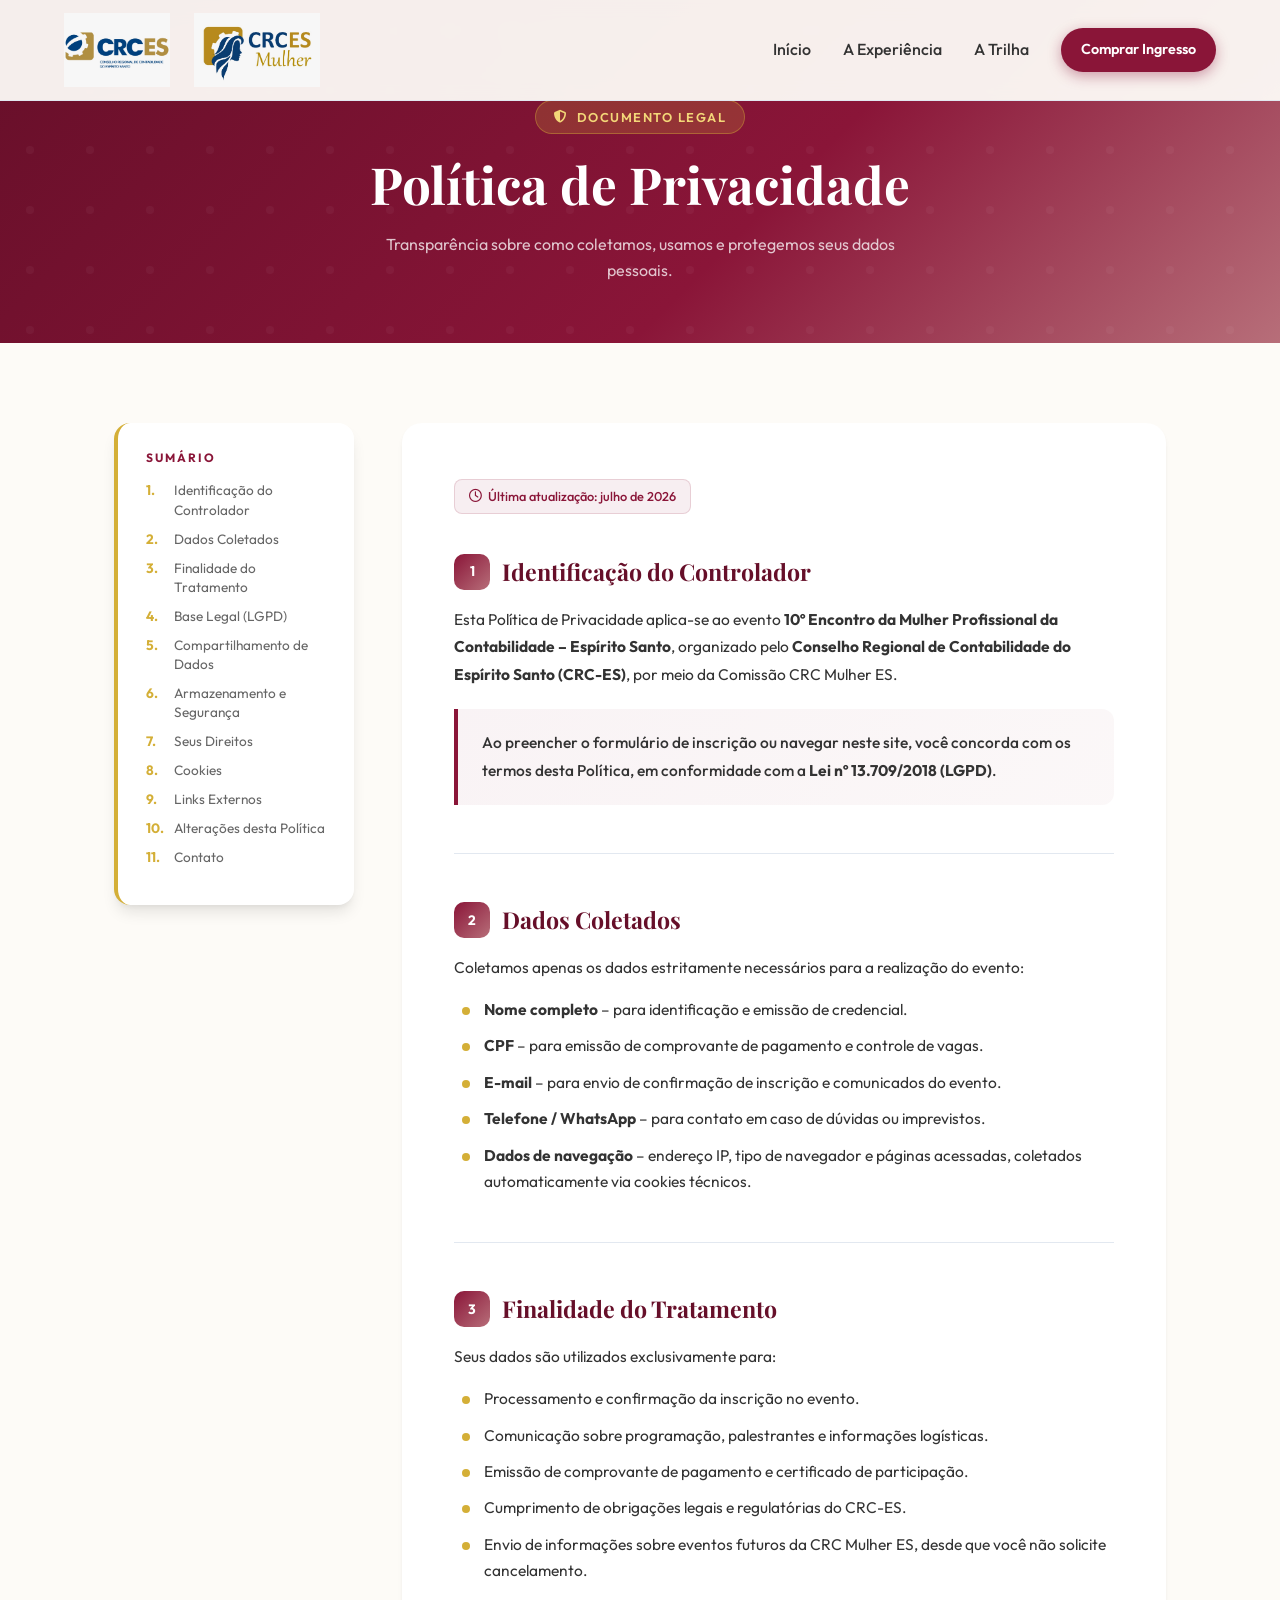
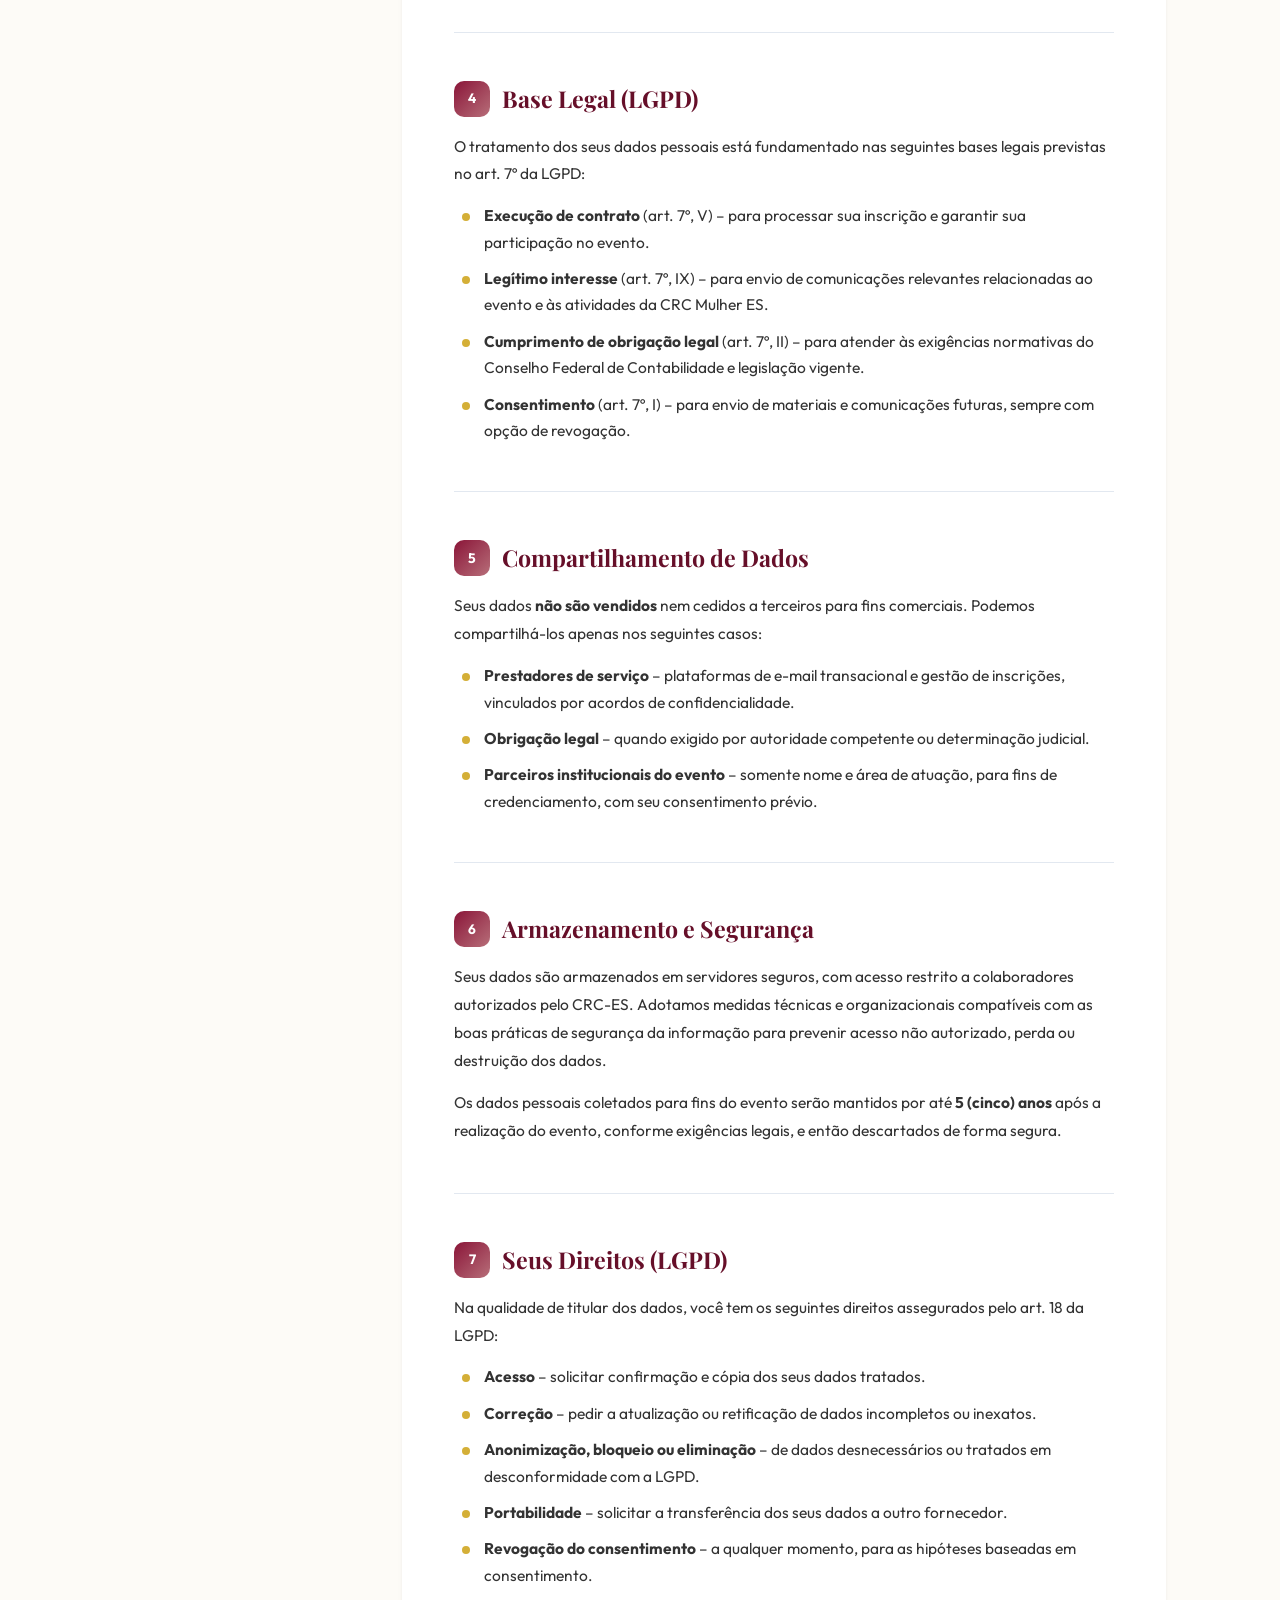
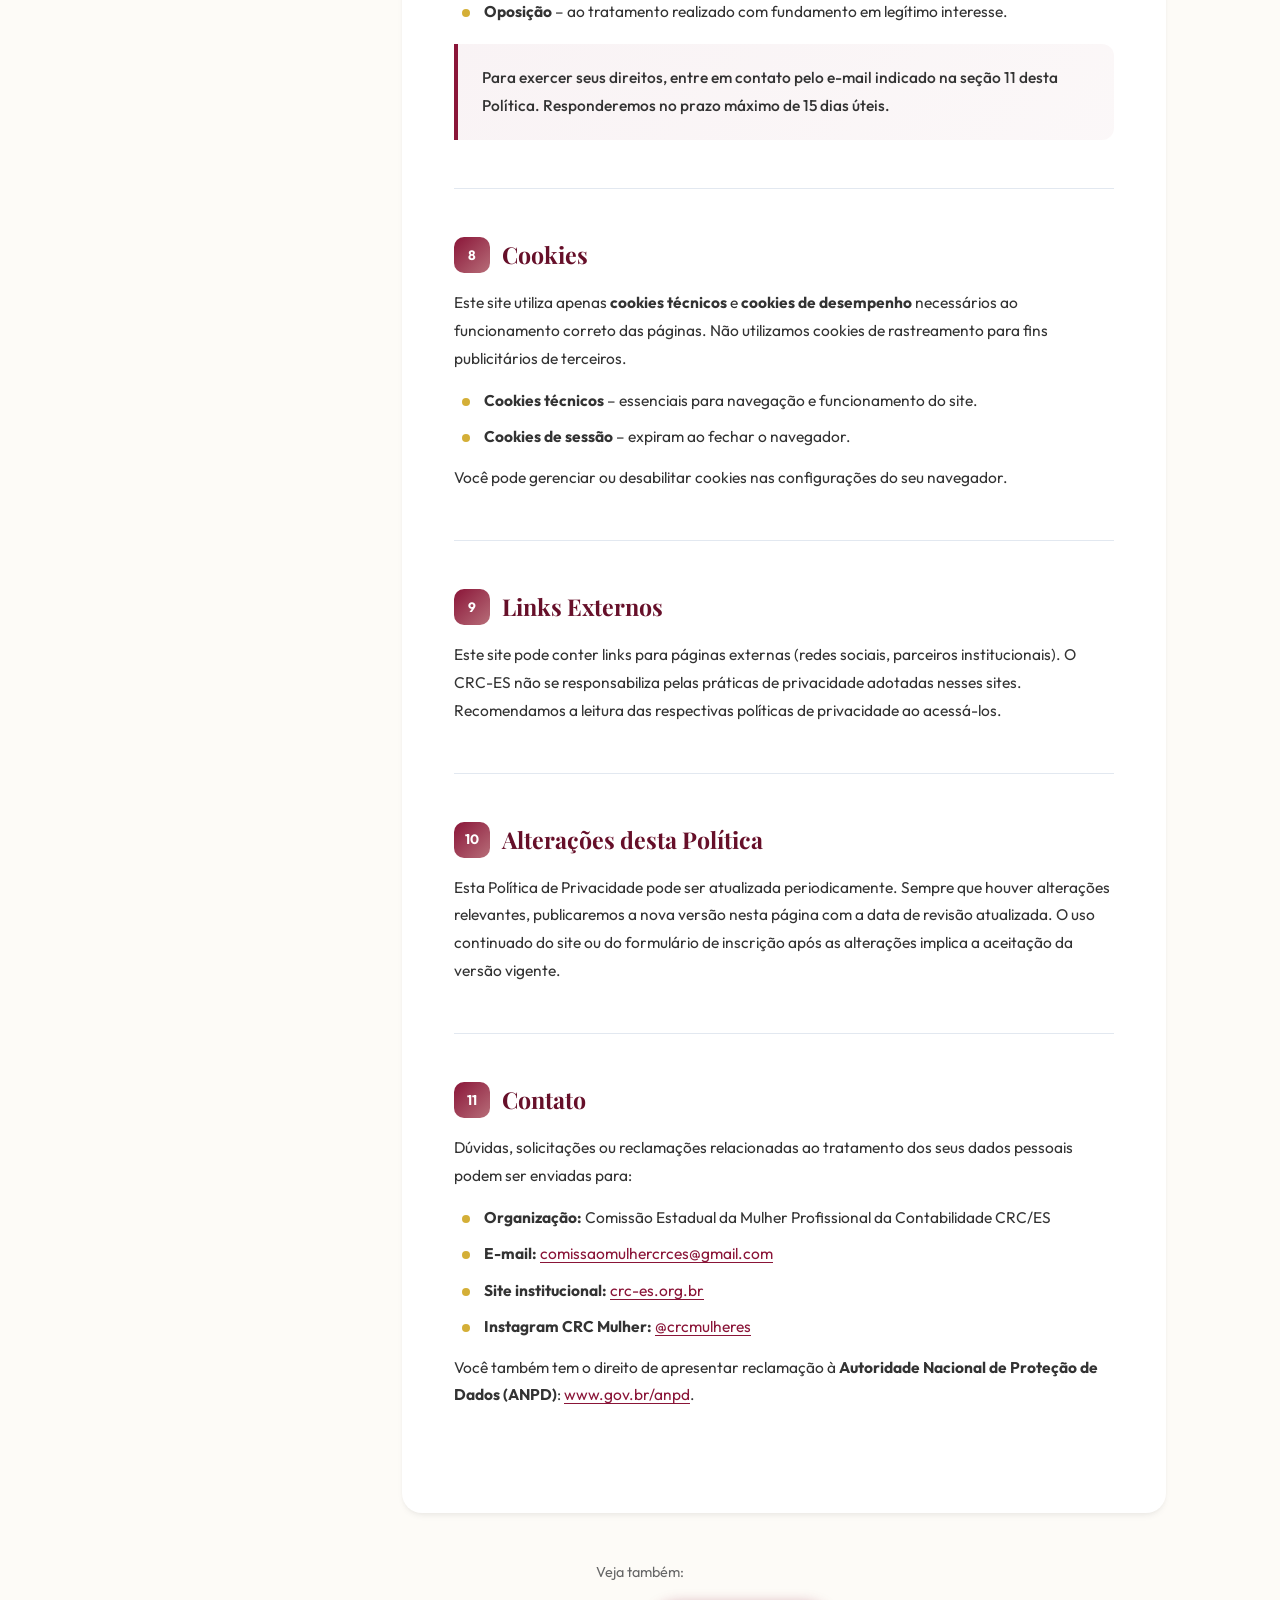
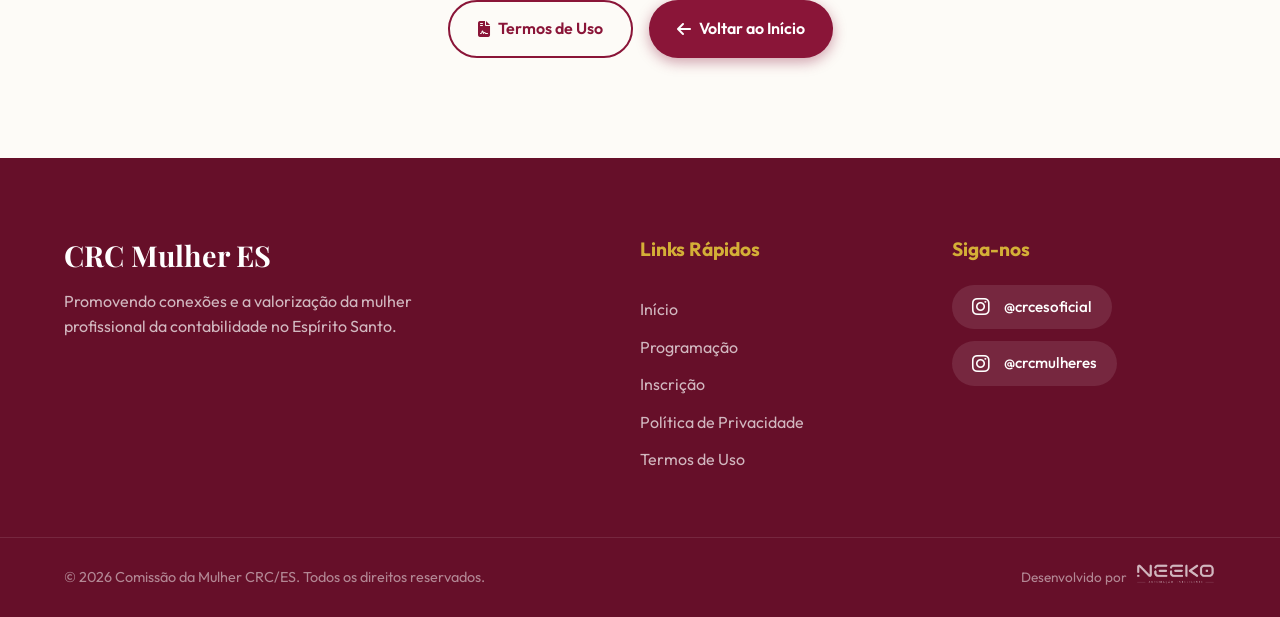
<file: politica-de-privacidade.html>
<!DOCTYPE html>
<html lang="pt-BR">

<head>
    <meta charset="UTF-8">
    <meta name="viewport" content="width=device-width, initial-scale=1.0">
    <title>Política de Privacidade – 10º Encontro da Mulher Profissional da Contabilidade ES</title>
    <meta name="description"
        content="Política de Privacidade do 10º Encontro da Mulher Profissional da Contabilidade do Espírito Santo. Saiba como seus dados são coletados, usados e protegidos.">
    <link rel="preconnect" href="https://fonts.googleapis.com">
    <link rel="preconnect" href="https://fonts.gstatic.com" crossorigin>
    <link
        href="https://fonts.googleapis.com/css2?family=Outfit:wght@300;400;500;600;700&family=Playfair+Display:ital,wght@0,400;0,600;0,700;1,400&display=swap"
        rel="stylesheet">
    <link rel="stylesheet" href="assets/css/styles.css">
    <link rel="stylesheet" href="https://cdnjs.cloudflare.com/ajax/libs/font-awesome/6.5.0/css/all.min.css">
    <style>
        /* ── Página de conteúdo legal ── */
        .legal-hero {
            background: linear-gradient(135deg, var(--color-primary-dark) 0%, var(--color-primary) 60%, var(--color-accent) 100%);
            padding: 100px 0 60px;
            text-align: center;
            position: relative;
            overflow: hidden;
        }

        .legal-hero::before {
            content: '';
            position: absolute;
            inset: 0;
            background: url("data:image/svg+xml,%3Csvg width='60' height='60' viewBox='0 0 60 60' xmlns='http://www.w3.org/2000/svg'%3E%3Cg fill='none' fill-rule='evenodd'%3E%3Cg fill='%23ffffff' fill-opacity='0.04'%3E%3Ccircle cx='30' cy='30' r='4'/%3E%3C/g%3E%3C/g%3E%3C/svg%3E");
        }

        .legal-hero-content {
            position: relative;
            z-index: 1;
        }

        .legal-badge {
            display: inline-flex;
            align-items: center;
            gap: 8px;
            background: rgba(212, 175, 55, 0.2);
            border: 1px solid rgba(212, 175, 55, 0.4);
            color: var(--color-secondary-light);
            padding: 6px 18px;
            border-radius: 50px;
            font-size: 0.8rem;
            font-weight: 600;
            letter-spacing: 1.5px;
            text-transform: uppercase;
            margin-bottom: 20px;
        }

        .legal-hero h1 {
            font-family: var(--font-heading);
            font-size: clamp(2rem, 5vw, 3.2rem);
            color: #fff;
            margin-bottom: 16px;
            line-height: 1.2;
        }

        .legal-hero p {
            color: rgba(255, 255, 255, 0.75);
            font-size: 1rem;
            max-width: 560px;
            margin: 0 auto;
        }

        /* ── Conteúdo ── */
        .legal-content {
            padding: 80px 0 100px;
            background: var(--color-bg);
        }

        .legal-wrapper {
            max-width: 860px;
            margin: 0 auto;
            padding: 0 24px;
        }

        /* Sumário lateral fixo (desktop) */
        .legal-layout {
            display: grid;
            grid-template-columns: 240px 1fr;
            gap: 48px;
            align-items: start;
            max-width: 1100px;
            margin: 0 auto;
            padding: 0 24px;
        }

        .legal-toc {
            position: sticky;
            top: 100px;
            background: var(--color-white);
            border-radius: 16px;
            padding: 28px;
            box-shadow: var(--shadow-md);
            border-left: 4px solid var(--color-secondary);
        }

        .legal-toc h3 {
            font-family: var(--font-body);
            font-size: 0.75rem;
            font-weight: 700;
            letter-spacing: 2px;
            text-transform: uppercase;
            color: var(--color-primary);
            margin-bottom: 16px;
        }

        .legal-toc ol {
            list-style: none;
            counter-reset: toc-counter;
            padding: 0;
        }

        .legal-toc ol li {
            counter-increment: toc-counter;
            margin-bottom: 10px;
        }

        .legal-toc ol li a {
            display: flex;
            align-items: flex-start;
            gap: 8px;
            font-size: 0.85rem;
            color: var(--color-text-light);
            transition: var(--transition);
            line-height: 1.4;
        }

        .legal-toc ol li a::before {
            content: counter(toc-counter) '.';
            color: var(--color-secondary);
            font-weight: 700;
            min-width: 20px;
            flex-shrink: 0;
        }

        .legal-toc ol li a:hover {
            color: var(--color-primary);
        }

        /* Artigo */
        .legal-article {
            background: var(--color-white);
            border-radius: 20px;
            padding: 56px 52px;
            box-shadow: var(--shadow-sm);
        }

        .legal-article .update-note {
            display: inline-flex;
            align-items: center;
            gap: 6px;
            background: rgba(138, 21, 56, 0.07);
            border: 1px solid rgba(138, 21, 56, 0.15);
            color: var(--color-primary);
            padding: 6px 14px;
            border-radius: 8px;
            font-size: 0.8rem;
            font-weight: 500;
            margin-bottom: 40px;
        }

        .legal-article section {
            margin-bottom: 48px;
            scroll-margin-top: 110px;
        }

        .legal-article h2 {
            font-family: var(--font-heading);
            font-size: 1.45rem;
            color: var(--color-primary-dark);
            margin-bottom: 16px;
            display: flex;
            align-items: center;
            gap: 12px;
        }

        .legal-article h2 .section-num {
            display: inline-flex;
            align-items: center;
            justify-content: center;
            width: 36px;
            height: 36px;
            background: linear-gradient(135deg, var(--color-primary), var(--color-accent));
            color: #fff;
            border-radius: 10px;
            font-family: var(--font-body);
            font-size: 0.85rem;
            font-weight: 700;
            flex-shrink: 0;
        }

        .legal-article p {
            color: var(--color-text);
            line-height: 1.8;
            margin-bottom: 14px;
            font-size: 0.97rem;
        }

        .legal-article ul {
            list-style: none;
            padding: 0;
            margin: 14px 0 14px 8px;
        }

        .legal-article ul li {
            position: relative;
            padding-left: 22px;
            margin-bottom: 10px;
            color: var(--color-text);
            font-size: 0.97rem;
            line-height: 1.7;
        }

        .legal-article ul li::before {
            content: '';
            position: absolute;
            left: 0;
            top: 11px;
            width: 8px;
            height: 8px;
            border-radius: 50%;
            background: var(--color-secondary);
        }

        .legal-article .highlight-box {
            background: linear-gradient(135deg, rgba(138, 21, 56, 0.05), rgba(183, 110, 121, 0.05));
            border-left: 4px solid var(--color-primary);
            border-radius: 0 12px 12px 0;
            padding: 20px 24px;
            margin: 20px 0;
        }

        .legal-article .highlight-box p {
            margin-bottom: 0;
            font-weight: 500;
        }

        .legal-article a {
            color: var(--color-primary);
            text-decoration: underline;
            text-underline-offset: 3px;
            transition: var(--transition);
        }

        .legal-article a:hover {
            color: var(--color-primary-dark);
        }

        .divider {
            border: none;
            border-top: 1px solid var(--color-border);
            margin: 48px 0;
        }

        /* ── Responsivo ── */
        @media (max-width: 900px) {
            .legal-layout {
                grid-template-columns: 1fr;
            }

            .legal-toc {
                position: static;
                display: none; /* esconde no mobile para não ocupar espaço */
            }

            .legal-article {
                padding: 36px 24px;
            }
        }
    </style>
</head>

<body>

    <!-- Header -->
    <header class="header">
        <div class="container header-container">
            <div class="logo">
                <img src="assets/images/logo-crc.jpg" alt="Logo CRC ES" class="logo-img">
                <img src="assets/images/logo-mulher.png" alt="Logo CRC Mulher" class="logo-img">
            </div>
            <nav class="nav">
                <a href="index.html">Início</a>
                <a href="index.html#sobre">A Experiência</a>
                <a href="index.html#programacao">A Trilha</a>
                <a href="index.html#ingressos" class="btn btn-primary btn-small">Comprar Ingresso</a>
            </nav>
        </div>
    </header>

    <!-- Hero -->
    <div class="legal-hero">
        <div class="container legal-hero-content">
            <span class="legal-badge"><i class="fa-solid fa-shield-halved"></i> Documento Legal</span>
            <h1>Política de Privacidade</h1>
            <p>Transparência sobre como coletamos, usamos e protegemos seus dados pessoais.</p>
        </div>
    </div>

    <!-- Conteúdo -->
    <div class="legal-content">
        <div class="legal-layout">

            <!-- Sumário -->
            <aside class="legal-toc">
                <h3>Sumário</h3>
                <ol>
                    <li><a href="#s1">Identificação do Controlador</a></li>
                    <li><a href="#s2">Dados Coletados</a></li>
                    <li><a href="#s3">Finalidade do Tratamento</a></li>
                    <li><a href="#s4">Base Legal (LGPD)</a></li>
                    <li><a href="#s5">Compartilhamento de Dados</a></li>
                    <li><a href="#s6">Armazenamento e Segurança</a></li>
                    <li><a href="#s7">Seus Direitos</a></li>
                    <li><a href="#s8">Cookies</a></li>
                    <li><a href="#s9">Links Externos</a></li>
                    <li><a href="#s10">Alterações desta Política</a></li>
                    <li><a href="#s11">Contato</a></li>
                </ol>
            </aside>

            <!-- Artigo principal -->
            <article class="legal-article">

                <span class="update-note">
                    <i class="fa-regular fa-clock"></i> Última atualização: julho de 2026
                </span>

                <section id="s1">
                    <h2><span class="section-num">1</span> Identificação do Controlador</h2>
                    <p>
                        Esta Política de Privacidade aplica-se ao evento <strong>10º Encontro da Mulher Profissional da
                        Contabilidade – Espírito Santo</strong>, organizado pelo <strong>Conselho Regional de
                        Contabilidade do Espírito Santo (CRC-ES)</strong>, por meio da Comissão CRC Mulher ES.
                    </p>
                    <div class="highlight-box">
                        <p>Ao preencher o formulário de inscrição ou navegar neste site, você concorda com os termos
                            desta Política, em conformidade com a <strong>Lei nº 13.709/2018 (LGPD)</strong>.</p>
                    </div>
                </section>

                <hr class="divider">

                <section id="s2">
                    <h2><span class="section-num">2</span> Dados Coletados</h2>
                    <p>Coletamos apenas os dados estritamente necessários para a realização do evento:</p>
                    <ul>
                        <li><strong>Nome completo</strong> – para identificação e emissão de credencial.</li>
                        <li><strong>CPF</strong> – para emissão de comprovante de pagamento e controle de vagas.</li>
                        <li><strong>E-mail</strong> – para envio de confirmação de inscrição e comunicados do evento.</li>
                        <li><strong>Telefone / WhatsApp</strong> – para contato em caso de dúvidas ou imprevistos.</li>
                        <li><strong>Dados de navegação</strong> – endereço IP, tipo de navegador e páginas acessadas,
                            coletados automaticamente via cookies técnicos.</li>
                    </ul>
                </section>

                <hr class="divider">

                <section id="s3">
                    <h2><span class="section-num">3</span> Finalidade do Tratamento</h2>
                    <p>Seus dados são utilizados exclusivamente para:</p>
                    <ul>
                        <li>Processamento e confirmação da inscrição no evento.</li>
                        <li>Comunicação sobre programação, palestrantes e informações logísticas.</li>
                        <li>Emissão de comprovante de pagamento e certificado de participação.</li>
                        <li>Cumprimento de obrigações legais e regulatórias do CRC-ES.</li>
                        <li>Envio de informações sobre eventos futuros da CRC Mulher ES, desde que você não solicite
                            cancelamento.</li>
                    </ul>
                </section>

                <hr class="divider">

                <section id="s4">
                    <h2><span class="section-num">4</span> Base Legal (LGPD)</h2>
                    <p>O tratamento dos seus dados pessoais está fundamentado nas seguintes bases legais previstas no
                        art. 7º da LGPD:</p>
                    <ul>
                        <li><strong>Execução de contrato</strong> (art. 7º, V) – para processar sua inscrição e
                            garantir sua participação no evento.</li>
                        <li><strong>Legítimo interesse</strong> (art. 7º, IX) – para envio de comunicações relevantes
                            relacionadas ao evento e às atividades da CRC Mulher ES.</li>
                        <li><strong>Cumprimento de obrigação legal</strong> (art. 7º, II) – para atender às exigências
                            normativas do Conselho Federal de Contabilidade e legislação vigente.</li>
                        <li><strong>Consentimento</strong> (art. 7º, I) – para envio de materiais e comunicações
                            futuras, sempre com opção de revogação.</li>
                    </ul>
                </section>

                <hr class="divider">

                <section id="s5">
                    <h2><span class="section-num">5</span> Compartilhamento de Dados</h2>
                    <p>Seus dados <strong>não são vendidos</strong> nem cedidos a terceiros para fins comerciais.
                        Podemos compartilhá-los apenas nos seguintes casos:</p>
                    <ul>
                        <li><strong>Prestadores de serviço</strong> – plataformas de e-mail transacional e gestão de
                            inscrições, vinculados por acordos de confidencialidade.</li>
                        <li><strong>Obrigação legal</strong> – quando exigido por autoridade competente ou determinação
                            judicial.</li>
                        <li><strong>Parceiros institucionais do evento</strong> – somente nome e área de atuação, para
                            fins de credenciamento, com seu consentimento prévio.</li>
                    </ul>
                </section>

                <hr class="divider">

                <section id="s6">
                    <h2><span class="section-num">6</span> Armazenamento e Segurança</h2>
                    <p>
                        Seus dados são armazenados em servidores seguros, com acesso restrito a colaboradores
                        autorizados pelo CRC-ES. Adotamos medidas técnicas e organizacionais compatíveis com as boas
                        práticas de segurança da informação para prevenir acesso não autorizado, perda ou destruição
                        dos dados.
                    </p>
                    <p>
                        Os dados pessoais coletados para fins do evento serão mantidos por até <strong>5 (cinco)
                        anos</strong> após a realização do evento, conforme exigências legais, e então descartados de
                        forma segura.
                    </p>
                </section>

                <hr class="divider">

                <section id="s7">
                    <h2><span class="section-num">7</span> Seus Direitos (LGPD)</h2>
                    <p>Na qualidade de titular dos dados, você tem os seguintes direitos assegurados pelo art. 18 da
                        LGPD:</p>
                    <ul>
                        <li><strong>Acesso</strong> – solicitar confirmação e cópia dos seus dados tratados.</li>
                        <li><strong>Correção</strong> – pedir a atualização ou retificação de dados incompletos ou
                            inexatos.</li>
                        <li><strong>Anonimização, bloqueio ou eliminação</strong> – de dados desnecessários ou tratados
                            em desconformidade com a LGPD.</li>
                        <li><strong>Portabilidade</strong> – solicitar a transferência dos seus dados a outro
                            fornecedor.</li>
                        <li><strong>Revogação do consentimento</strong> – a qualquer momento, para as hipóteses
                            baseadas em consentimento.</li>
                        <li><strong>Oposição</strong> – ao tratamento realizado com fundamento em legítimo
                            interesse.</li>
                    </ul>
                    <div class="highlight-box">
                        <p>Para exercer seus direitos, entre em contato pelo e-mail indicado na seção 11 desta
                            Política. Responderemos no prazo máximo de 15 dias úteis.</p>
                    </div>
                </section>

                <hr class="divider">

                <section id="s8">
                    <h2><span class="section-num">8</span> Cookies</h2>
                    <p>
                        Este site utiliza apenas <strong>cookies técnicos</strong> e <strong>cookies de
                        desempenho</strong> necessários ao funcionamento correto das páginas. Não utilizamos cookies
                        de rastreamento para fins publicitários de terceiros.
                    </p>
                    <ul>
                        <li><strong>Cookies técnicos</strong> – essenciais para navegação e funcionamento do site.</li>
                        <li><strong>Cookies de sessão</strong> – expiram ao fechar o navegador.</li>
                    </ul>
                    <p>Você pode gerenciar ou desabilitar cookies nas configurações do seu navegador.</p>
                </section>

                <hr class="divider">

                <section id="s9">
                    <h2><span class="section-num">9</span> Links Externos</h2>
                    <p>
                        Este site pode conter links para páginas externas (redes sociais, parceiros institucionais).
                        O CRC-ES não se responsabiliza pelas práticas de privacidade adotadas nesses sites. Recomendamos
                        a leitura das respectivas políticas de privacidade ao acessá-los.
                    </p>
                </section>

                <hr class="divider">

                <section id="s10">
                    <h2><span class="section-num">10</span> Alterações desta Política</h2>
                    <p>
                        Esta Política de Privacidade pode ser atualizada periodicamente. Sempre que houver alterações
                        relevantes, publicaremos a nova versão nesta página com a data de revisão atualizada. O uso
                        continuado do site ou do formulário de inscrição após as alterações implica a aceitação da
                        versão vigente.
                    </p>
                </section>

                <hr class="divider">

                <section id="s11">
                    <h2><span class="section-num">11</span> Contato</h2>
                    <p>Dúvidas, solicitações ou reclamações relacionadas ao tratamento dos seus dados pessoais podem
                        ser enviadas para:</p>
                    <ul>
                        <li><strong>Organização:</strong> Comissão Estadual da Mulher Profissional da Contabilidade CRC/ES</li>
                        <li><strong>E-mail:</strong>
                            <a href="mailto:comissaomulhercrces@gmail.com">comissaomulhercrces@gmail.com</a>
                        </li>
                        <li><strong>Site institucional:</strong>
                            <a href="https://crc-es.org.br" target="_blank" rel="noopener noreferrer">crc-es.org.br</a>
                        </li>
                        <li><strong>Instagram CRC Mulher:</strong>
                            <a href="https://www.instagram.com/crcmulheres/" target="_blank" rel="noopener noreferrer">@crcmulheres</a>
                        </li>
                    </ul>
                    <p>Você também tem o direito de apresentar reclamação à <strong>Autoridade Nacional de Proteção de
                        Dados (ANPD)</strong>: <a href="https://www.gov.br/anpd" target="_blank"
                        rel="noopener noreferrer">www.gov.br/anpd</a>.</p>
                </section>

            </article>
        </div>

        <!-- Links de navegação entre documentos legais -->
        <div class="container" style="max-width: 1100px; margin-top: 48px; text-align: center;">
            <p style="color: var(--color-text-light); margin-bottom: 16px; font-size: 0.9rem;">Veja também:</p>
            <div style="display: flex; gap: 16px; justify-content: center; flex-wrap: wrap;">
                <a href="termos-de-uso.html" class="btn btn-secondary">
                    <i class="fa-solid fa-file-contract" style="margin-right: 8px;"></i>Termos de Uso
                </a>
                <a href="index.html" class="btn btn-primary">
                    <i class="fa-solid fa-arrow-left" style="margin-right: 8px;"></i>Voltar ao Início
                </a>
            </div>
        </div>
    </div>

    <!-- Rodapé -->
    <footer class="footer">
        <div class="container footer-container">
            <div class="footer-info">
                <h3>CRC Mulher ES</h3>
                <p>Promovendo conexões e a valorização da mulher profissional da contabilidade no Espírito Santo.</p>
            </div>
            <div class="footer-links">
                <h4>Links Rápidos</h4>
                <a href="index.html">Início</a>
                <a href="index.html#programacao">Programação</a>
                <a href="index.html#ingressos">Inscrição</a>
                <a href="politica-de-privacidade.html">Política de Privacidade</a>
                <a href="termos-de-uso.html">Termos de Uso</a>
            </div>
            <div class="footer-social">
                <h4>Siga-nos</h4>
                <div class="social-icons">
                    <a href="https://www.instagram.com/crcesoficial/" target="_blank" class="social-link">
                        <i class="fa-brands fa-instagram"></i>
                        <span>@crcesoficial</span>
                    </a>
                    <a href="https://www.instagram.com/crcmulheres/" target="_blank" class="social-link">
                        <i class="fa-brands fa-instagram"></i>
                        <span>@crcmulheres</span>
                    </a>
                </div>
            </div>
        </div>
        <div class="footer-bottom">
            <div class="container"
                style="display: flex; justify-content: space-between; align-items: center; flex-wrap: wrap; gap: 16px;">
                <p style="margin: 0;">&copy; 2026 Comissão da Mulher CRC/ES. Todos os direitos reservados.</p>
                <div style="display: flex; align-items: center; gap: 8px; justify-content: center;">
                    <span style="font-size: 0.85rem; color: rgba(255, 255, 255, 0.5);">Desenvolvido por</span>
                    <a href="https://www.instagram.com/moniquecoelho.tech" target="_blank" rel="noopener noreferrer">
                        <img src="assets/images/logo-neeko.png" alt="Neeko"
                            style="height: 24px; filter: brightness(0) invert(1); opacity: 0.7; transition: var(--transition);"
                            onmouseover="this.style.opacity='1'" onmouseout="this.style.opacity='0.7'">
                    </a>
                </div>
            </div>
        </div>
    </footer>

</body>

</html>
</file>
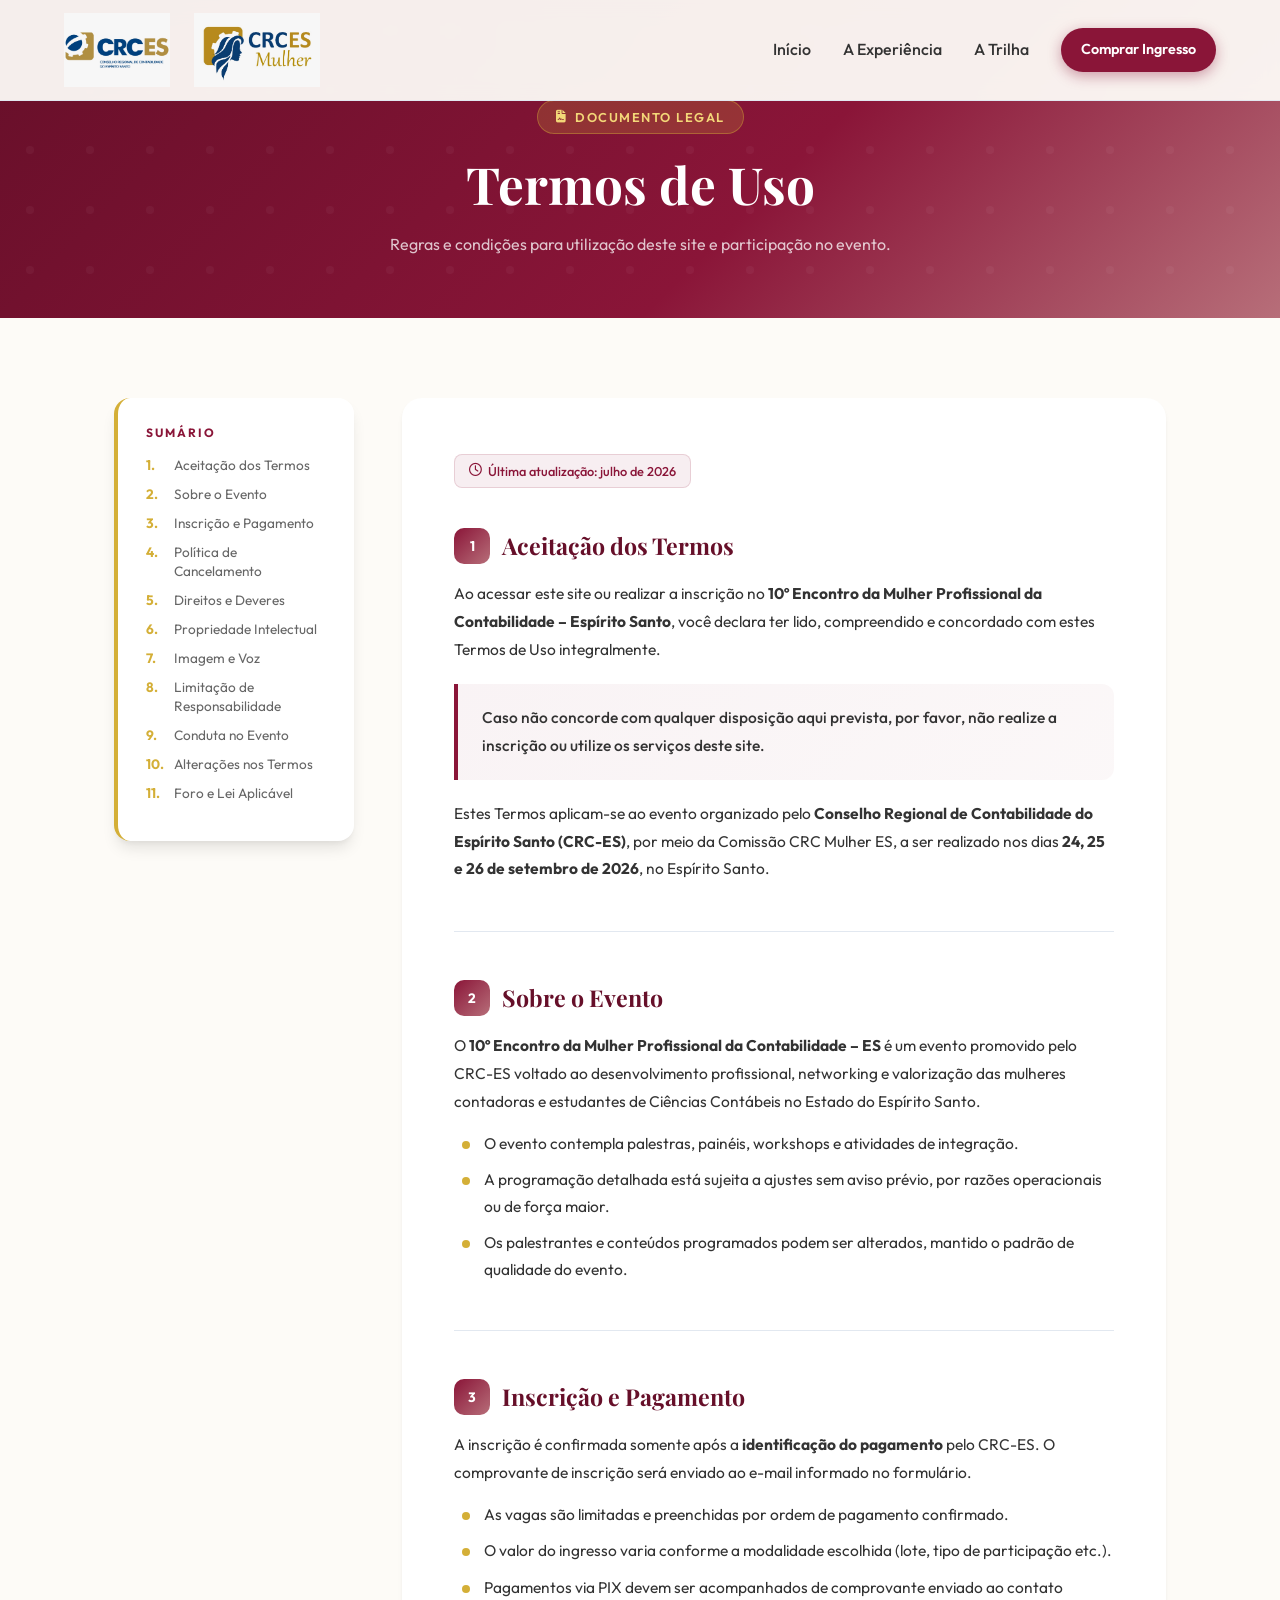
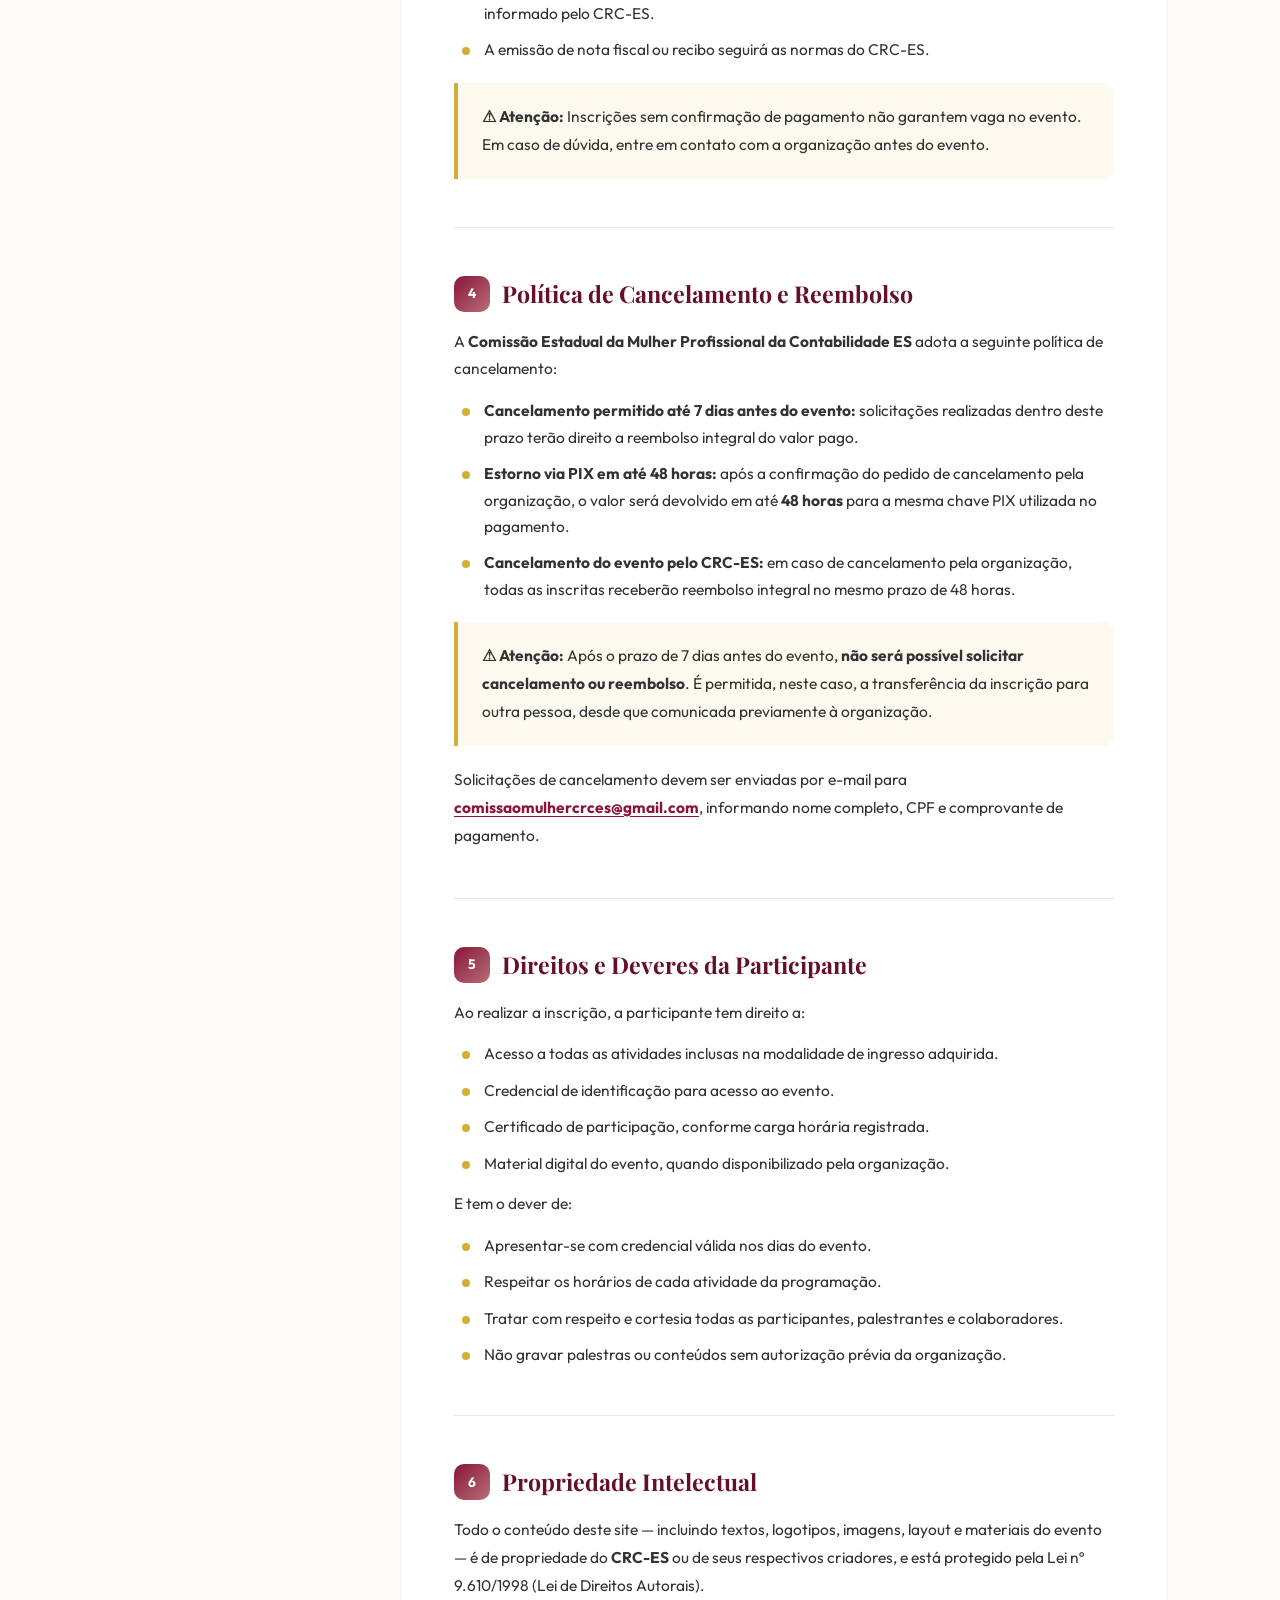
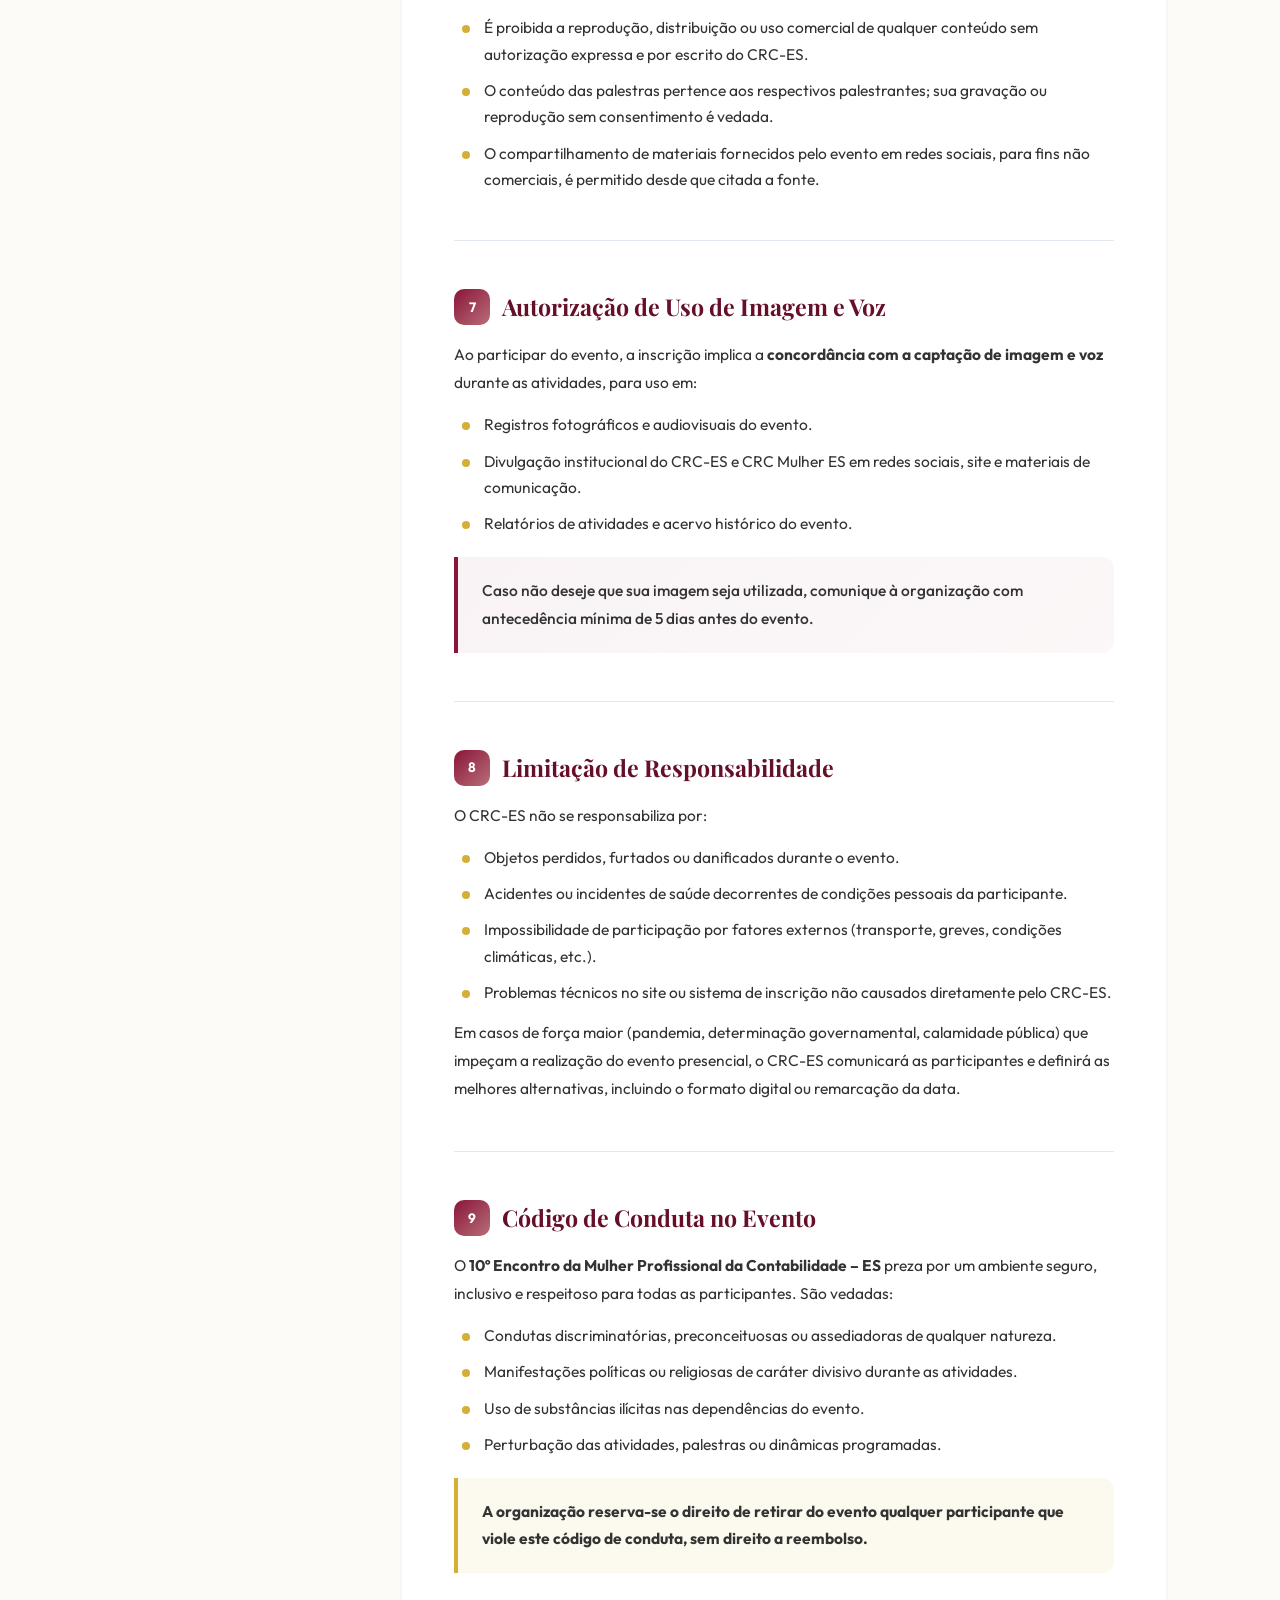
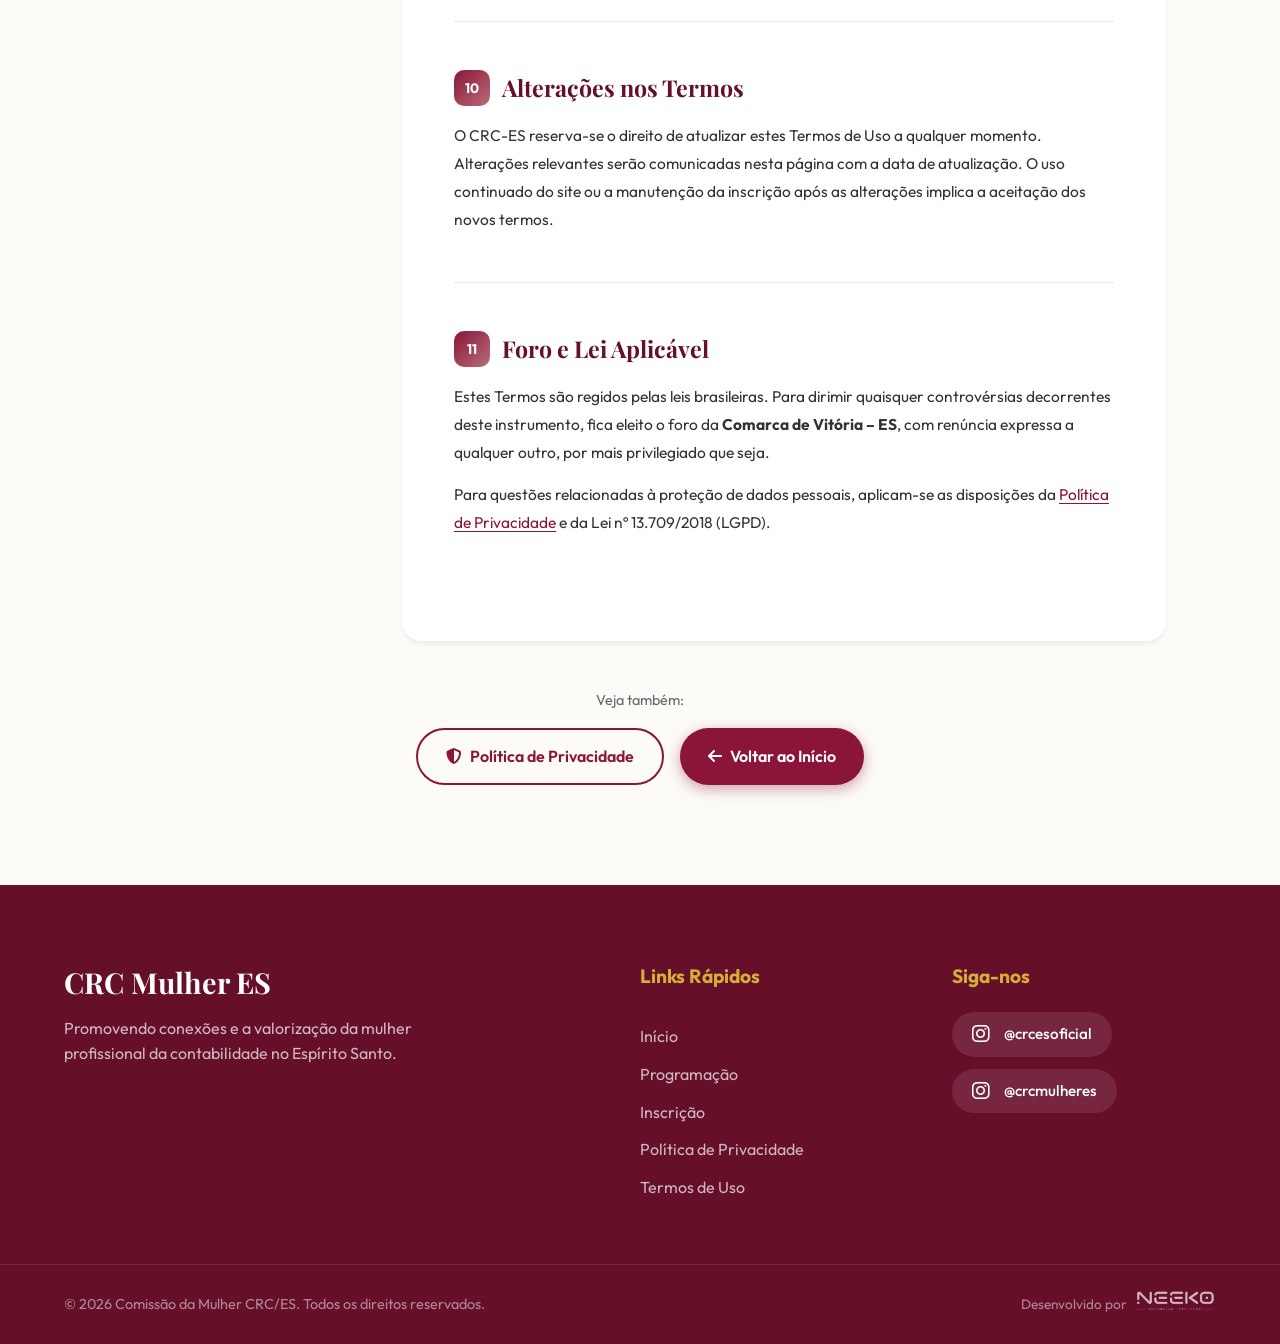
<file: termos-de-uso.html>
<!DOCTYPE html>
<html lang="pt-BR">

<head>
    <meta charset="UTF-8">
    <meta name="viewport" content="width=device-width, initial-scale=1.0">
    <title>Termos de Uso – 10º Encontro da Mulher Profissional da Contabilidade ES</title>
    <meta name="description"
        content="Termos de Uso do 10º Encontro da Mulher Profissional da Contabilidade do Espírito Santo. Leia as regras de participação e utilização deste site.">
    <link rel="preconnect" href="https://fonts.googleapis.com">
    <link rel="preconnect" href="https://fonts.gstatic.com" crossorigin>
    <link
        href="https://fonts.googleapis.com/css2?family=Outfit:wght@300;400;500;600;700&family=Playfair+Display:ital,wght@0,400;0,600;0,700;1,400&display=swap"
        rel="stylesheet">
    <link rel="stylesheet" href="assets/css/styles.css">
    <link rel="stylesheet" href="https://cdnjs.cloudflare.com/ajax/libs/font-awesome/6.5.0/css/all.min.css">
    <style>
        /* ── Página de conteúdo legal ── */
        .legal-hero {
            background: linear-gradient(135deg, var(--color-primary-dark) 0%, var(--color-primary) 60%, var(--color-accent) 100%);
            padding: 100px 0 60px;
            text-align: center;
            position: relative;
            overflow: hidden;
        }

        .legal-hero::before {
            content: '';
            position: absolute;
            inset: 0;
            background: url("data:image/svg+xml,%3Csvg width='60' height='60' viewBox='0 0 60 60' xmlns='http://www.w3.org/2000/svg'%3E%3Cg fill='none' fill-rule='evenodd'%3E%3Cg fill='%23ffffff' fill-opacity='0.04'%3E%3Ccircle cx='30' cy='30' r='4'/%3E%3C/g%3E%3C/g%3E%3C/svg%3E");
        }

        .legal-hero-content {
            position: relative;
            z-index: 1;
        }

        .legal-badge {
            display: inline-flex;
            align-items: center;
            gap: 8px;
            background: rgba(212, 175, 55, 0.2);
            border: 1px solid rgba(212, 175, 55, 0.4);
            color: var(--color-secondary-light);
            padding: 6px 18px;
            border-radius: 50px;
            font-size: 0.8rem;
            font-weight: 600;
            letter-spacing: 1.5px;
            text-transform: uppercase;
            margin-bottom: 20px;
        }

        .legal-hero h1 {
            font-family: var(--font-heading);
            font-size: clamp(2rem, 5vw, 3.2rem);
            color: #fff;
            margin-bottom: 16px;
            line-height: 1.2;
        }

        .legal-hero p {
            color: rgba(255, 255, 255, 0.75);
            font-size: 1rem;
            max-width: 560px;
            margin: 0 auto;
        }

        /* ── Conteúdo ── */
        .legal-content {
            padding: 80px 0 100px;
            background: var(--color-bg);
        }

        /* Sumário lateral fixo (desktop) */
        .legal-layout {
            display: grid;
            grid-template-columns: 240px 1fr;
            gap: 48px;
            align-items: start;
            max-width: 1100px;
            margin: 0 auto;
            padding: 0 24px;
        }

        .legal-toc {
            position: sticky;
            top: 100px;
            background: var(--color-white);
            border-radius: 16px;
            padding: 28px;
            box-shadow: var(--shadow-md);
            border-left: 4px solid var(--color-secondary);
        }

        .legal-toc h3 {
            font-family: var(--font-body);
            font-size: 0.75rem;
            font-weight: 700;
            letter-spacing: 2px;
            text-transform: uppercase;
            color: var(--color-primary);
            margin-bottom: 16px;
        }

        .legal-toc ol {
            list-style: none;
            counter-reset: toc-counter;
            padding: 0;
        }

        .legal-toc ol li {
            counter-increment: toc-counter;
            margin-bottom: 10px;
        }

        .legal-toc ol li a {
            display: flex;
            align-items: flex-start;
            gap: 8px;
            font-size: 0.85rem;
            color: var(--color-text-light);
            transition: var(--transition);
            line-height: 1.4;
        }

        .legal-toc ol li a::before {
            content: counter(toc-counter) '.';
            color: var(--color-secondary);
            font-weight: 700;
            min-width: 20px;
            flex-shrink: 0;
        }

        .legal-toc ol li a:hover {
            color: var(--color-primary);
        }

        /* Artigo */
        .legal-article {
            background: var(--color-white);
            border-radius: 20px;
            padding: 56px 52px;
            box-shadow: var(--shadow-sm);
        }

        .legal-article .update-note {
            display: inline-flex;
            align-items: center;
            gap: 6px;
            background: rgba(138, 21, 56, 0.07);
            border: 1px solid rgba(138, 21, 56, 0.15);
            color: var(--color-primary);
            padding: 6px 14px;
            border-radius: 8px;
            font-size: 0.8rem;
            font-weight: 500;
            margin-bottom: 40px;
        }

        .legal-article section {
            margin-bottom: 48px;
            scroll-margin-top: 110px;
        }

        .legal-article h2 {
            font-family: var(--font-heading);
            font-size: 1.45rem;
            color: var(--color-primary-dark);
            margin-bottom: 16px;
            display: flex;
            align-items: center;
            gap: 12px;
        }

        .legal-article h2 .section-num {
            display: inline-flex;
            align-items: center;
            justify-content: center;
            width: 36px;
            height: 36px;
            background: linear-gradient(135deg, var(--color-primary), var(--color-accent));
            color: #fff;
            border-radius: 10px;
            font-family: var(--font-body);
            font-size: 0.85rem;
            font-weight: 700;
            flex-shrink: 0;
        }

        .legal-article p {
            color: var(--color-text);
            line-height: 1.8;
            margin-bottom: 14px;
            font-size: 0.97rem;
        }

        .legal-article ul {
            list-style: none;
            padding: 0;
            margin: 14px 0 14px 8px;
        }

        .legal-article ul li {
            position: relative;
            padding-left: 22px;
            margin-bottom: 10px;
            color: var(--color-text);
            font-size: 0.97rem;
            line-height: 1.7;
        }

        .legal-article ul li::before {
            content: '';
            position: absolute;
            left: 0;
            top: 11px;
            width: 8px;
            height: 8px;
            border-radius: 50%;
            background: var(--color-secondary);
        }

        .legal-article .highlight-box {
            background: linear-gradient(135deg, rgba(138, 21, 56, 0.05), rgba(183, 110, 121, 0.05));
            border-left: 4px solid var(--color-primary);
            border-radius: 0 12px 12px 0;
            padding: 20px 24px;
            margin: 20px 0;
        }

        .legal-article .highlight-box p {
            margin-bottom: 0;
            font-weight: 500;
        }

        .legal-article .warning-box {
            background: rgba(212, 175, 55, 0.08);
            border-left: 4px solid var(--color-secondary);
            border-radius: 0 12px 12px 0;
            padding: 20px 24px;
            margin: 20px 0;
        }

        .legal-article .warning-box p {
            margin-bottom: 0;
        }

        .legal-article a {
            color: var(--color-primary);
            text-decoration: underline;
            text-underline-offset: 3px;
            transition: var(--transition);
        }

        .legal-article a:hover {
            color: var(--color-primary-dark);
        }

        .divider {
            border: none;
            border-top: 1px solid var(--color-border);
            margin: 48px 0;
        }

        /* ── Responsivo ── */
        @media (max-width: 900px) {
            .legal-layout {
                grid-template-columns: 1fr;
            }

            .legal-toc {
                position: static;
                display: none;
            }

            .legal-article {
                padding: 36px 24px;
            }
        }
    </style>
</head>

<body>

    <!-- Header -->
    <header class="header">
        <div class="container header-container">
            <div class="logo">
                <img src="assets/images/logo-crc.jpg" alt="Logo CRC ES" class="logo-img">
                <img src="assets/images/logo-mulher.png" alt="Logo CRC Mulher" class="logo-img">
            </div>
            <nav class="nav">
                <a href="index.html">Início</a>
                <a href="index.html#sobre">A Experiência</a>
                <a href="index.html#programacao">A Trilha</a>
                <a href="index.html#ingressos" class="btn btn-primary btn-small">Comprar Ingresso</a>
            </nav>
        </div>
    </header>

    <!-- Hero -->
    <div class="legal-hero">
        <div class="container legal-hero-content">
            <span class="legal-badge"><i class="fa-solid fa-file-contract"></i> Documento Legal</span>
            <h1>Termos de Uso</h1>
            <p>Regras e condições para utilização deste site e participação no evento.</p>
        </div>
    </div>

    <!-- Conteúdo -->
    <div class="legal-content">
        <div class="legal-layout">

            <!-- Sumário -->
            <aside class="legal-toc">
                <h3>Sumário</h3>
                <ol>
                    <li><a href="#t1">Aceitação dos Termos</a></li>
                    <li><a href="#t2">Sobre o Evento</a></li>
                    <li><a href="#t3">Inscrição e Pagamento</a></li>
                    <li><a href="#t4">Política de Cancelamento</a></li>
                    <li><a href="#t5">Direitos e Deveres</a></li>
                    <li><a href="#t6">Propriedade Intelectual</a></li>
                    <li><a href="#t7">Imagem e Voz</a></li>
                    <li><a href="#t8">Limitação de Responsabilidade</a></li>
                    <li><a href="#t9">Conduta no Evento</a></li>
                    <li><a href="#t10">Alterações nos Termos</a></li>
                    <li><a href="#t11">Foro e Lei Aplicável</a></li>
                </ol>
            </aside>

            <!-- Artigo principal -->
            <article class="legal-article">

                <span class="update-note">
                    <i class="fa-regular fa-clock"></i> Última atualização: julho de 2026
                </span>

                <section id="t1">
                    <h2><span class="section-num">1</span> Aceitação dos Termos</h2>
                    <p>
                        Ao acessar este site ou realizar a inscrição no <strong>10º Encontro da Mulher Profissional da
                        Contabilidade – Espírito Santo</strong>, você declara ter lido, compreendido e concordado com
                        estes Termos de Uso integralmente.
                    </p>
                    <div class="highlight-box">
                        <p>Caso não concorde com qualquer disposição aqui prevista, por favor, não realize a inscrição
                            ou utilize os serviços deste site.</p>
                    </div>
                    <p>
                        Estes Termos aplicam-se ao evento organizado pelo <strong>Conselho Regional de Contabilidade do
                        Espírito Santo (CRC-ES)</strong>, por meio da Comissão CRC Mulher ES, a ser realizado nos dias
                        <strong>24, 25 e 26 de setembro de 2026</strong>, no Espírito Santo.
                    </p>
                </section>

                <hr class="divider">

                <section id="t2">
                    <h2><span class="section-num">2</span> Sobre o Evento</h2>
                    <p>
                        O <strong>10º Encontro da Mulher Profissional da Contabilidade – ES</strong> é um evento
                        promovido pelo CRC-ES voltado ao desenvolvimento profissional, networking e valorização das
                        mulheres contadoras e estudantes de Ciências Contábeis no Estado do Espírito Santo.
                    </p>
                    <ul>
                        <li>O evento contempla palestras, painéis, workshops e atividades de integração.</li>
                        <li>A programação detalhada está sujeita a ajustes sem aviso prévio, por razões operacionais ou
                            de força maior.</li>
                        <li>Os palestrantes e conteúdos programados podem ser alterados, mantido o padrão de qualidade
                            do evento.</li>
                    </ul>
                </section>

                <hr class="divider">

                <section id="t3">
                    <h2><span class="section-num">3</span> Inscrição e Pagamento</h2>
                    <p>
                        A inscrição é confirmada somente após a <strong>identificação do pagamento</strong> pelo
                        CRC-ES. O comprovante de inscrição será enviado ao e-mail informado no formulário.
                    </p>
                    <ul>
                        <li>As vagas são limitadas e preenchidas por ordem de pagamento confirmado.</li>
                        <li>O valor do ingresso varia conforme a modalidade escolhida (lote, tipo de participação
                            etc.).</li>
                        <li>Pagamentos via PIX devem ser acompanhados de comprovante enviado ao contato informado pelo
                            CRC-ES.</li>
                        <li>A emissão de nota fiscal ou recibo seguirá as normas do CRC-ES.</li>
                    </ul>
                    <div class="warning-box">
                        <p><strong>⚠ Atenção:</strong> Inscrições sem confirmação de pagamento não garantem vaga no
                            evento. Em caso de dúvida, entre em contato com a organização antes do evento.</p>
                    </div>
                </section>

                <hr class="divider">

                <section id="t4">
                    <h2><span class="section-num">4</span> Política de Cancelamento e Reembolso</h2>
                    <p>A <strong>Comissão Estadual da Mulher Profissional da Contabilidade ES</strong> adota a seguinte política de cancelamento:</p>
                    <ul>
                        <li><strong>Cancelamento permitido até 7 dias antes do evento:</strong> solicitações realizadas dentro deste prazo terão direito a reembolso integral do valor pago.</li>
                        <li><strong>Estorno via PIX em até 48 horas:</strong> após a confirmação do pedido de cancelamento pela organização, o valor será devolvido em até <strong>48 horas</strong> para a mesma chave PIX utilizada no pagamento.</li>
                        <li><strong>Cancelamento do evento pelo CRC-ES:</strong> em caso de cancelamento pela organização, todas as inscritas receberão reembolso integral no mesmo prazo de 48 horas.</li>
                    </ul>
                    <div class="warning-box">
                        <p><strong>⚠ Atenção:</strong> Após o prazo de 7 dias antes do evento, <strong>não será possível solicitar cancelamento ou reembolso</strong>. É permitida, neste caso, a transferência da inscrição para outra pessoa, desde que comunicada previamente à organização.</p>
                    </div>
                    <p>Solicitações de cancelamento devem ser enviadas por e-mail para
                        <a href="mailto:comissaomulhercrces@gmail.com"><strong>comissaomulhercrces@gmail.com</strong></a>,
                        informando nome completo, CPF e comprovante de pagamento.</p>
                </section>

                <hr class="divider">

                <section id="t5">
                    <h2><span class="section-num">5</span> Direitos e Deveres da Participante</h2>
                    <p>Ao realizar a inscrição, a participante tem direito a:</p>
                    <ul>
                        <li>Acesso a todas as atividades inclusas na modalidade de ingresso adquirida.</li>
                        <li>Credencial de identificação para acesso ao evento.</li>
                        <li>Certificado de participação, conforme carga horária registrada.</li>
                        <li>Material digital do evento, quando disponibilizado pela organização.</li>
                    </ul>
                    <p>E tem o dever de:</p>
                    <ul>
                        <li>Apresentar-se com credencial válida nos dias do evento.</li>
                        <li>Respeitar os horários de cada atividade da programação.</li>
                        <li>Tratar com respeito e cortesia todas as participantes, palestrantes e colaboradores.</li>
                        <li>Não gravar palestras ou conteúdos sem autorização prévia da organização.</li>
                    </ul>
                </section>

                <hr class="divider">

                <section id="t6">
                    <h2><span class="section-num">6</span> Propriedade Intelectual</h2>
                    <p>
                        Todo o conteúdo deste site — incluindo textos, logotipos, imagens, layout e materiais do
                        evento — é de propriedade do <strong>CRC-ES</strong> ou de seus respectivos criadores, e está
                        protegido pela Lei nº 9.610/1998 (Lei de Direitos Autorais).
                    </p>
                    <ul>
                        <li>É proibida a reprodução, distribuição ou uso comercial de qualquer conteúdo sem
                            autorização expressa e por escrito do CRC-ES.</li>
                        <li>O conteúdo das palestras pertence aos respectivos palestrantes; sua gravação ou reprodução
                            sem consentimento é vedada.</li>
                        <li>O compartilhamento de materiais fornecidos pelo evento em redes sociais, para fins não
                            comerciais, é permitido desde que citada a fonte.</li>
                    </ul>
                </section>

                <hr class="divider">

                <section id="t7">
                    <h2><span class="section-num">7</span> Autorização de Uso de Imagem e Voz</h2>
                    <p>
                        Ao participar do evento, a inscrição implica a <strong>concordância com a captação de
                        imagem e voz</strong> durante as atividades, para uso em:
                    </p>
                    <ul>
                        <li>Registros fotográficos e audiovisuais do evento.</li>
                        <li>Divulgação institucional do CRC-ES e CRC Mulher ES em redes sociais, site e materiais
                            de comunicação.</li>
                        <li>Relatórios de atividades e acervo histórico do evento.</li>
                    </ul>
                    <div class="highlight-box">
                        <p>Caso não deseje que sua imagem seja utilizada, comunique à organização com antecedência
                            mínima de 5 dias antes do evento.</p>
                    </div>
                </section>

                <hr class="divider">

                <section id="t8">
                    <h2><span class="section-num">8</span> Limitação de Responsabilidade</h2>
                    <p>O CRC-ES não se responsabiliza por:</p>
                    <ul>
                        <li>Objetos perdidos, furtados ou danificados durante o evento.</li>
                        <li>Acidentes ou incidentes de saúde decorrentes de condições pessoais da participante.</li>
                        <li>Impossibilidade de participação por fatores externos (transporte, greves, condições
                            climáticas, etc.).</li>
                        <li>Problemas técnicos no site ou sistema de inscrição não causados diretamente pelo CRC-ES.</li>
                    </ul>
                    <p>
                        Em casos de força maior (pandemia, determinação governamental, calamidade pública) que impeçam
                        a realização do evento presencial, o CRC-ES comunicará as participantes e definirá as melhores
                        alternativas, incluindo o formato digital ou remarcação da data.
                    </p>
                </section>

                <hr class="divider">

                <section id="t9">
                    <h2><span class="section-num">9</span> Código de Conduta no Evento</h2>
                    <p>
                        O <strong>10º Encontro da Mulher Profissional da Contabilidade – ES</strong> preza por um
                        ambiente seguro, inclusivo e respeitoso para todas as participantes. São vedadas:
                    </p>
                    <ul>
                        <li>Condutas discriminatórias, preconceituosas ou assediadoras de qualquer natureza.</li>
                        <li>Manifestações políticas ou religiosas de caráter divisivo durante as atividades.</li>
                        <li>Uso de substâncias ilícitas nas dependências do evento.</li>
                        <li>Perturbação das atividades, palestras ou dinâmicas programadas.</li>
                    </ul>
                    <div class="warning-box">
                        <p><strong>A organização reserva-se o direito de retirar do evento qualquer participante que
                            viole este código de conduta, sem direito a reembolso.</strong></p>
                    </div>
                </section>

                <hr class="divider">

                <section id="t10">
                    <h2><span class="section-num">10</span> Alterações nos Termos</h2>
                    <p>
                        O CRC-ES reserva-se o direito de atualizar estes Termos de Uso a qualquer momento. Alterações
                        relevantes serão comunicadas nesta página com a data de atualização. O uso continuado do site
                        ou a manutenção da inscrição após as alterações implica a aceitação dos novos termos.
                    </p>
                </section>

                <hr class="divider">

                <section id="t11">
                    <h2><span class="section-num">11</span> Foro e Lei Aplicável</h2>
                    <p>
                        Estes Termos são regidos pelas leis brasileiras. Para dirimir quaisquer controvérsias
                        decorrentes deste instrumento, fica eleito o foro da <strong>Comarca de Vitória – ES</strong>,
                        com renúncia expressa a qualquer outro, por mais privilegiado que seja.
                    </p>
                    <p>
                        Para questões relacionadas à proteção de dados pessoais, aplicam-se as disposições da
                        <a href="politica-de-privacidade.html">Política de Privacidade</a> e da Lei nº 13.709/2018
                        (LGPD).
                    </p>
                </section>

            </article>
        </div>

        <!-- Links de navegação entre documentos legais -->
        <div class="container" style="max-width: 1100px; margin-top: 48px; text-align: center;">
            <p style="color: var(--color-text-light); margin-bottom: 16px; font-size: 0.9rem;">Veja também:</p>
            <div style="display: flex; gap: 16px; justify-content: center; flex-wrap: wrap;">
                <a href="politica-de-privacidade.html" class="btn btn-secondary">
                    <i class="fa-solid fa-shield-halved" style="margin-right: 8px;"></i>Política de Privacidade
                </a>
                <a href="index.html" class="btn btn-primary">
                    <i class="fa-solid fa-arrow-left" style="margin-right: 8px;"></i>Voltar ao Início
                </a>
            </div>
        </div>
    </div>

    <!-- Rodapé -->
    <footer class="footer">
        <div class="container footer-container">
            <div class="footer-info">
                <h3>CRC Mulher ES</h3>
                <p>Promovendo conexões e a valorização da mulher profissional da contabilidade no Espírito Santo.</p>
            </div>
            <div class="footer-links">
                <h4>Links Rápidos</h4>
                <a href="index.html">Início</a>
                <a href="index.html#programacao">Programação</a>
                <a href="index.html#ingressos">Inscrição</a>
                <a href="politica-de-privacidade.html">Política de Privacidade</a>
                <a href="termos-de-uso.html">Termos de Uso</a>
            </div>
            <div class="footer-social">
                <h4>Siga-nos</h4>
                <div class="social-icons">
                    <a href="https://www.instagram.com/crcesoficial/" target="_blank" class="social-link">
                        <i class="fa-brands fa-instagram"></i>
                        <span>@crcesoficial</span>
                    </a>
                    <a href="https://www.instagram.com/crcmulheres/" target="_blank" class="social-link">
                        <i class="fa-brands fa-instagram"></i>
                        <span>@crcmulheres</span>
                    </a>
                </div>
            </div>
        </div>
        <div class="footer-bottom">
            <div class="container"
                style="display: flex; justify-content: space-between; align-items: center; flex-wrap: wrap; gap: 16px;">
                <p style="margin: 0;">&copy; 2026 Comissão da Mulher CRC/ES. Todos os direitos reservados.</p>
                <div style="display: flex; align-items: center; gap: 8px; justify-content: center;">
                    <span style="font-size: 0.85rem; color: rgba(255, 255, 255, 0.5);">Desenvolvido por</span>
                    <a href="https://www.instagram.com/moniquecoelho.tech" target="_blank" rel="noopener noreferrer">
                        <img src="assets/images/logo-neeko.png" alt="Neeko"
                            style="height: 24px; filter: brightness(0) invert(1); opacity: 0.7; transition: var(--transition);"
                            onmouseover="this.style.opacity='1'" onmouseout="this.style.opacity='0.7'">
                    </a>
                </div>
            </div>
        </div>
    </footer>


</body>

</html>
</file>
<file: assets/css/styles.css>
/* CSS Reset e Variáveis */
:root {
    --color-primary: #8a1538;
    /* Vinho / Bordô */
    --color-primary-light: #ab2a50;
    --color-primary-dark: #660f29;
    --color-secondary: #d4af37;
    /* Dourado */
    --color-secondary-light: #f3d778;
    --color-accent: #b76e79;
    /* Rose Gold */
    --color-text: #333333;
    --color-text-light: #666666;
    --color-bg: #fdfbf7;
    /* Off-white premium */
    --color-white: #ffffff;
    --color-light-gray: #f5f5f5;
    --color-border: #e2e8f0;

    --font-heading: 'Playfair Display', serif;
    --font-body: 'Outfit', sans-serif;

    --shadow-sm: 0 4px 6px -1px rgba(0, 0, 0, 0.05), 0 2px 4px -1px rgba(0, 0, 0, 0.03);
    --shadow-md: 0 10px 15px -3px rgba(0, 0, 0, 0.1), 0 4px 6px -2px rgba(0, 0, 0, 0.05);
    --shadow-lg: 0 20px 25px -5px rgba(0, 0, 0, 0.1), 0 10px 10px -5px rgba(0, 0, 0, 0.04);

    --transition: all 0.3s cubic-bezier(0.4, 0, 0.2, 1);
}

* {
    margin: 0;
    padding: 0;
    box-sizing: border-box;
}

html {
    scroll-behavior: smooth;
}

body {
    font-family: var(--font-body);
    color: var(--color-text);
    background-color: var(--color-bg);
    line-height: 1.6;
}

h1,
h2,
h3,
h4,
h5,
h6 {
    font-family: var(--font-heading);
    color: var(--color-primary-dark);
    line-height: 1.2;
}

a {
    text-decoration: none;
    color: inherit;
}

ul {
    list-style: none;
}

.container {
    width: 100%;
    max-width: 1200px;
    margin: 0 auto;
    padding: 0 24px;
}

/* Tipografia */
.bg-light {
    background-color: var(--color-white);
}

/* Botões */
.btn {
    display: inline-flex;
    align-items: center;
    justify-content: center;
    padding: 14px 28px;
    border-radius: 50px;
    font-weight: 600;
    font-size: 1rem;
    cursor: pointer;
    transition: var(--transition);
    border: none;
    font-family: var(--font-body);
    text-align: center;
}

.btn-small {
    padding: 10px 20px;
    font-size: 0.9rem;
}

.btn-primary {
    background-color: var(--color-primary);
    color: var(--color-white);
    box-shadow: 0 4px 14px rgba(138, 21, 56, 0.4);
}

.btn-primary:hover {
    background-color: var(--color-primary-light);
    transform: translateY(-2px);
    box-shadow: 0 6px 20px rgba(138, 21, 56, 0.6);
}

.btn:disabled,
.btn[disabled] {
    cursor: not-allowed;
    pointer-events: none;
    opacity: 0.75;
    box-shadow: none;
    transform: none;
}

.btn-secondary {
    background-color: transparent;
    color: var(--color-primary);
    border: 2px solid var(--color-primary);
}

.btn-secondary:hover {
    background-color: var(--color-primary);
    color: var(--color-white);
    transform: translateY(-2px);
}

/* Botão de contorno claro — para uso em fundos escuros (ex: card do Jantar) */
.btn-outline-light {
    background-color: rgba(255, 255, 255, 0.1);
    color: var(--color-white);
    border: 2px solid rgba(255, 255, 255, 0.6);
}

.btn-outline-light:hover {
    background-color: rgba(255, 255, 255, 0.25);
    color: var(--color-white);
    border-color: var(--color-white);
    transform: translateY(-2px);
}

.w-100 {
    width: 100%;
}

/* Header */
.header {
    position: fixed;
    top: 0;
    left: 0;
    width: 100%;
    background-color: rgba(253, 251, 247, 0.95);
    backdrop-filter: blur(10px);
    z-index: 1000;
    border-bottom: 1px solid var(--color-border);
    transition: var(--transition);
}

.header-container {
    display: flex;
    justify-content: space-between;
    align-items: center;
    height: 100px;
}

.logo {
    display: flex;
    align-items: center;
    gap: 24px;
}

.logo-img {
    height: 75px;
    width: auto;
    object-fit: contain;
}

.nav {
    display: flex;
    align-items: center;
    gap: 32px;
}

.nav a:not(.btn) {
    font-weight: 500;
    color: var(--color-text);
    transition: var(--transition);
}

.nav a:not(.btn):hover {
    color: var(--color-primary);
}

/* Hero Section */
.hero {
    position: relative;
    min-height: 100vh;
    display: flex;
    align-items: center;
    padding-top: 100px;
    background: linear-gradient(135deg, #fdfbf7 0%, #f4e8ea 100%);
    overflow: hidden;
}

/* Efeito decorativo no fundo do hero */
.hero::before {
    content: '';
    position: absolute;
    top: -20%;
    right: -10%;
    width: 600px;
    height: 600px;
    border-radius: 50%;
    background: radial-gradient(circle, rgba(212, 175, 55, 0.1) 0%, rgba(253, 251, 247, 0) 70%);
    z-index: 0;
}

.hero-container {
    position: relative;
    z-index: 1;
    display: flex;
    align-items: center;
}

.hero-content {
    max-width: 800px;
    text-align: center;
    margin: 0 auto;
}

.hero-tag {
    display: inline-block;
    padding: 10px 28px;
    background: linear-gradient(90deg, var(--color-secondary-light), var(--color-secondary), var(--color-secondary-light));
    background-size: 200% auto;
    color: var(--color-primary-dark);
    border-radius: 50px;
    font-weight: 800;
    font-size: 1.1rem;
    letter-spacing: 3px;
    text-transform: uppercase;
    margin-bottom: 28px;
    box-shadow: 0 4px 20px rgba(212, 175, 55, 0.5);
    animation: shimmer 3s linear infinite;
}

@keyframes shimmer {
    0% {
        background-position: 0% center;
    }

    100% {
        background-position: 200% center;
    }
}

.hero-title {
    font-size: 3.5rem;
    margin-bottom: 16px;
    background: linear-gradient(45deg, var(--color-primary-dark), var(--color-primary));
    -webkit-background-clip: text;
    -webkit-text-fill-color: transparent;
}

.hero-subtitle {
    font-size: 2rem;
    font-weight: 400;
    color: var(--color-text);
    margin-bottom: 40px;
}

.hero-subtitle em {
    font-style: italic;
    color: var(--color-accent);
}

.hero-details {
    display: flex;
    justify-content: center;
    gap: 32px;
    margin-bottom: 48px;
}

.detail-item {
    display: flex;
    align-items: center;
    gap: 12px;
    font-size: 1.1rem;
    color: var(--color-text-light);
}

.detail-item i {
    color: var(--color-secondary);
}

.hero-cta {
    display: flex;
    justify-content: center;
    gap: 16px;
}

/* Sections */
.section {
    padding: 100px 0;
}

.section-header {
    text-align: center;
    margin-bottom: 64px;
    max-width: 600px;
    margin-left: auto;
    margin-right: auto;
}

.section-header h2 {
    font-size: 2.5rem;
    margin-bottom: 16px;
    position: relative;
    display: inline-block;
}

.section-header h2::after {
    content: '';
    position: absolute;
    bottom: -10px;
    left: 50%;
    transform: translateX(-50%);
    width: 60px;
    height: 3px;
    background-color: var(--color-secondary);
    border-radius: 2px;
}

.section-header p {
    font-size: 1.1rem;
    color: var(--color-text-light);
}

/* Grid Cards */
.cards-grid {
    display: grid;
    grid-template-columns: repeat(auto-fit, minmax(300px, 1fr));
    gap: 32px;
}

.card {
    background-color: var(--color-white);
    border-radius: 16px;
    padding: 40px 32px;
    box-shadow: var(--shadow-md);
    transition: var(--transition);
    border: 1px solid var(--color-border);
}

.card:hover {
    transform: translateY(-10px);
    box-shadow: var(--shadow-lg);
    border-color: var(--color-secondary-light);
}

.experience-card {
    text-align: center;
}

.card-icon {
    width: 80px;
    height: 80px;
    margin: 0 auto 24px;
    background-color: rgba(138, 21, 56, 0.05);
    border-radius: 50%;
    display: flex;
    align-items: center;
    justify-content: center;
    color: var(--color-primary);
}

.card-icon svg {
    width: 32px;
    height: 32px;
}

.experience-card h3 {
    font-size: 1.5rem;
    margin-bottom: 16px;
}

.experience-card p {
    color: var(--color-text-light);
}

/* Timeline / Programação */
.day-schedule {
    background-color: var(--color-white);
    border-radius: 24px;
    padding: 48px;
    margin-bottom: 40px;
    box-shadow: var(--shadow-md);
    border-left: 6px solid var(--color-primary);
}

.day-header {
    display: flex;
    justify-content: space-between;
    align-items: flex-end;
    margin-bottom: 40px;
    padding-bottom: 24px;
    border-bottom: 1px solid var(--color-border);
}

.day-header h3 {
    font-size: 2rem;
    display: flex;
    flex-direction: column;
}

.day-header h3 span {
    font-family: var(--font-body);
    font-size: 1.2rem;
    color: var(--color-accent);
    font-weight: 500;
}

.day-info {
    display: flex;
    gap: 24px;
    color: var(--color-text-light);
}

.day-info span {
    display: flex;
    align-items: center;
    gap: 8px;
}

.day-info svg {
    width: 18px;
    height: 18px;
    color: var(--color-primary);
}

.event-title {
    font-size: 1.4rem;
    margin-bottom: 8px;
}

.event-desc {
    color: var(--color-text-light);
    margin-bottom: 24px;
}

.event-list li {
    position: relative;
    padding-left: 24px;
    margin-bottom: 12px;
}

.event-list li::before {
    content: '•';
    position: absolute;
    left: 0;
    color: var(--color-secondary);
    font-size: 1.5rem;
    line-height: 1;
}

/* Estilo especifico da linha do tempo do Dia 25 */
.timeline-item {
    display: flex;
    gap: 32px;
    margin-bottom: 32px;
    position: relative;
}

.timeline-item:not(:last-child)::after {
    content: '';
    position: absolute;
    top: 40px;
    bottom: -20px;
    left: 30px;
    width: 2px;
    background-color: var(--color-border);
}

.timeline-item .time {
    width: 80px;
    font-weight: 700;
    color: var(--color-primary);
    font-size: 1.2rem;
    flex-shrink: 0;
    position: relative;
}

.timeline-item .time::after {
    content: '';
    position: absolute;
    top: 6px;
    right: -21px;
    width: 12px;
    height: 12px;
    background-color: var(--color-white);
    border: 3px solid var(--color-secondary);
    border-radius: 50%;
    z-index: 1;
}

.timeline-item .info {
    flex-grow: 1;
    background-color: var(--color-light-gray);
    padding: 24px;
    border-radius: 12px;
}

.timeline-item .info h4 {
    font-size: 1.3rem;
    margin-bottom: 8px;
}

.timeline-item .info p {
    color: var(--color-text-light);
    margin-bottom: 16px;
}

.speakers {
    background-color: rgba(255, 255, 255, 0.6);
    padding: 16px;
    border-radius: 8px;
    font-size: 0.95rem;
    border-left: 3px solid var(--color-secondary);
}

.cerimonial {
    font-size: 0.9rem;
    color: var(--color-accent);
    font-weight: 500;
}

/* Ingressos */
.ticket-card {
    text-align: center;
    position: relative;
    overflow: hidden;
    transition: var(--transition);
}

.ticket-card:hover {
    border-color: var(--color-primary);
    transform: scale(1.02) translateY(-10px);
}

.ticket-card.featured {
    border-color: var(--color-primary);
    transform: scale(1.05);
}

.ticket-card.featured:hover {
    transform: scale(1.05) translateY(-10px);
}

.ticket-badge {
    position: absolute;
    top: 26px;
    right: -40px;
    width: 180px;
    background-color: var(--color-secondary);
    color: var(--color-white);
    padding: 6px 0;
    transform: rotate(45deg);
    font-size: 0.8rem;
    font-weight: 700;
    text-transform: uppercase;
    text-align: center;
}

.ticket-header {
    margin-bottom: 24px;
}

.ticket-header h3 {
    font-size: 1.8rem;
    margin-bottom: 8px;
}

.ticket-price {
    font-size: 4rem;
    font-weight: 700;
    color: var(--color-primary);
    line-height: 1;
    margin-bottom: 8px;
}

.ticket-price .currency {
    font-size: 1.5rem;
    vertical-align: super;
}

.ticket-price .cents {
    font-size: 1.5rem;
}

.ticket-condition {
    color: var(--color-accent);
    font-weight: 600;
    margin-bottom: 24px;
}

.ticket-features {
    text-align: left;
    margin-bottom: 20px;
    border-top: 1px solid var(--color-border);
    padding-top: 18px;
}

.ticket-features li {
    display: flex;
    align-items: center;
    gap: 12px;
    margin-bottom: 10px;
    color: var(--color-text-light);
}

.ticket-features li svg {
    color: var(--color-secondary);
    width: 20px;
    height: 20px;
}

.ticket-note {
    font-size: 0.85rem;
    color: var(--color-text-light);
    margin-top: 16px;
}

/* Caravan Highlight Block */
.caravan-highlight {
    margin: 0 0 12px;
    padding: 7px 8px;
    background: rgba(180, 50, 120, 0.05);
    border: 1.5px solid rgba(180, 50, 120, 0.2);
    border-radius: 8px;
    text-align: center;
}

.caravan-highlight-header {
    display: flex;
    align-items: center;
    justify-content: center;
    gap: 5px;
    font-size: 0.64rem;
    font-weight: 700;
    text-transform: uppercase;
    letter-spacing: 0.8px;
    color: var(--color-primary);
    margin-bottom: 6px;
}

.coupon-grid {
    display: grid;
    gap: 6px;
    max-width: 260px;
    margin: 0 auto;
}

.coupon-item {
    display: grid;
    gap: 4px;
    width: 100%;
}

.coupon-caption {
    font-size: 0.62rem;
    font-weight: 700;
    color: var(--color-text-light);
}

.caravan-coupon {
    display: flex;
    align-items: center;
    justify-content: center;
    gap: 6px;
    flex-wrap: wrap;
    width: 100%;
}

.coupon-label {
    font-size: 0.8rem;
    font-weight: 600;
    text-transform: uppercase;
    letter-spacing: 1.5px;
    color: var(--color-text-light);
}

.coupon-code {
    min-width: 110px;
    max-width: 150px;
    text-align: center;
    font-family: 'Courier New', monospace;
    font-size: 0.78rem;
    font-weight: 800;
    letter-spacing: 1.1px;
    color: var(--color-white);
    background: var(--color-primary);
    padding: 4px 8px;
    border-radius: 6px;
    cursor: pointer;
    user-select: all;
    transition: var(--transition);
    box-shadow: 0 3px 10px rgba(0,0,0,0.15);
}

.coupon-code:hover {
    filter: brightness(1.1);
    transform: translateY(-1px);
}

.copy-btn {
    display: flex;
    align-items: center;
    gap: 4px;
    padding: 4px 9px;
    background: transparent;
    border: 1.5px solid var(--color-primary);
    border-radius: 6px;
    color: var(--color-primary);
    font-family: inherit;
    font-size: 0.72rem;
    font-weight: 600;
    cursor: pointer;
    transition: var(--transition);
}

.copy-btn:hover {
    background: var(--color-primary);
    color: #fff;
}

.copy-btn.copied {
    background: var(--color-secondary);
    border-color: var(--color-secondary);
    color: #fff;
}

/* Footer */

.footer {
    background-color: var(--color-primary-dark);
    color: var(--color-white);
    padding-top: 80px;
}

.footer-container {
    display: grid;
    grid-template-columns: 2fr 1fr 1fr;
    gap: 48px;
    margin-bottom: 64px;
}

.footer-info h3 {
    color: var(--color-white);
    font-size: 1.8rem;
    margin-bottom: 16px;
}

.footer-info p {
    color: rgba(255, 255, 255, 0.7);
    max-width: 400px;
}

.footer h4 {
    color: var(--color-secondary);
    font-size: 1.2rem;
    margin-bottom: 24px;
    font-family: var(--font-body);
}

.footer-links {
    display: flex;
    flex-direction: column;
    gap: 12px;
}

.footer-links a {
    color: rgba(255, 255, 255, 0.7);
    transition: var(--transition);
}

.footer-links a:hover {
    color: var(--color-white);
    padding-left: 4px;
}

.social-icons {
    display: flex;
    flex-direction: column;
    gap: 12px;
}

.social-icons a {
    display: inline-flex;
    align-items: center;
    gap: 12px;
    padding: 10px 20px;
    border-radius: 50px;
    background-color: rgba(255, 255, 255, 0.1);
    transition: var(--transition);
    color: var(--color-white);
    font-size: 0.95rem;
    font-weight: 500;
    width: fit-content;
}

.social-icons a svg,
.social-icons a i {
    font-size: 20px;
    width: 20px;
    height: 20px;
    flex-shrink: 0;
}

.social-icons a:hover {
    background: linear-gradient(45deg, #f09433, #e6683c, #dc2743, #cc2366, #bc1888);
    color: var(--color-white);
    transform: translateX(4px);
}

.footer-bottom {
    border-top: 1px solid rgba(255, 255, 255, 0.1);
    padding: 24px 0;
    text-align: center;
    color: rgba(255, 255, 255, 0.5);
    font-size: 0.9rem;
}

/* Animações Fade-in */
.fade-in {
    opacity: 0;
    transform: translateY(30px);
    transition: opacity 0.8s ease-out, transform 0.8s ease-out;
}

.fade-in.visible {
    opacity: 1;
    transform: translateY(0);
}

/* Fallback mobile: garante visibilidade mesmo sem JS */
@media (max-width: 768px) {
    .fade-in {
        opacity: 0;
        transform: translateY(20px);
        animation: mobileReveal 0.8s ease-out 0.3s forwards;
    }

    .fade-in.visible {
        animation: none;
        opacity: 1;
        transform: translateY(0);
    }
}

@keyframes mobileReveal {
    to {
        opacity: 1;
        transform: translateY(0);
    }
}

/* Palestrantes */
.speaker-card {
    text-align: center;
    padding: 32px;
}

.speaker-img-placeholder {
    width: 150px;
    height: 150px;
    margin: 0 auto 24px;
    background-color: var(--color-light-gray);
    border-radius: 50%;
    display: flex;
    align-items: center;
    justify-content: center;
    color: var(--color-text-light);
    border: 2px dashed var(--color-border);
}

.speaker-img-placeholder svg {
    width: 48px;
    height: 48px;
    opacity: 0.5;
}

.speaker-card h3 {
    font-size: 1.4rem;
    margin-bottom: 8px;
}

.speaker-card p {
    color: var(--color-accent);
    font-weight: 500;
}

/* Patrocinadores */
.sponsors-group {
    margin-top: 20px;
    text-align: center;
}

.sponsor-group-title {
    margin: 0 0 16px;
    color: var(--color-primary);
    font-size: 0.8rem;
    font-weight: 700;
    letter-spacing: 0.12em;
    text-transform: uppercase;
    text-align: center;
}

.sponsors-grid {
    display: grid;
    grid-template-columns: repeat(4, 220px);
    gap: 24px;
    align-items: center;
    justify-content: center;
}

.sponsors-grid-master {
    display: grid;
    grid-template-columns: repeat(2, 220px);
    gap: 24px;
    justify-content: center;
    margin: 0 auto;
}

.sponsor-item {
    position: relative;
    display: flex;
    align-items: center;
    justify-content: center;
    width: 220px;
    min-height: 120px;
    height: 120px;
    padding: 12px 14px;
    background: rgba(255, 255, 255, 0.45);
    border: 1px solid var(--color-border);
    border-radius: 12px;
    transition: var(--transition);
    overflow: hidden;
}

.sponsor-item-master {
    width: 220px;
    min-height: 120px;
    height: 120px;
    background: linear-gradient(135deg, rgba(180, 120, 160, 0.10), rgba(255, 255, 255, 0.8));
    border-color: rgba(180, 120, 160, 0.7);
    box-shadow: 0 12px 24px rgba(180, 120, 160, 0.08);
}

.sponsor-item img {
    display: block;
    width: auto;
    max-width: 190px;
    max-height: 82px;
    height: auto;
    object-fit: contain;
    object-position: center;
    filter: none;
    transition: var(--transition);
}

.sponsor-item-master img {
    max-width: 190px;
    max-height: 82px;
    width: auto;
    height: auto;
    filter: none;
}

.sponsor-item:hover {
    border-color: var(--color-secondary-light);
    transform: translateY(-4px);
}

.sponsor-item:hover img {
    filter: none;
}

.sponsor-item span {
    font-size: 0.9rem;
    color: var(--color-text-light);
    font-weight: 500;
}

/* Responsividade */
@media (max-width: 992px) {
    .hero-title {
        font-size: 2.8rem;
    }

    .hero-subtitle {
        font-size: 1.6rem;
    }

    .day-header {
        flex-direction: column;
        align-items: flex-start;
        gap: 16px;
    }
}

@media (max-width: 768px) {
    .header-container {
        height: 80px;
    }

    .logo {
        gap: 12px;
        justify-content: center;
        width: 100%;
    }

    .logo-img {
        height: 50px;
    }

    .nav {
        display: none;
    }

    .hero {
        padding-top: 80px;
    }

    .hero-details {
        flex-direction: column;
        align-items: center;
        gap: 16px;
    }

    .hero-cta {
        flex-direction: column;
    }

    .footer-container {
        grid-template-columns: 1fr;
        gap: 40px;
    }

    .ticket-card.featured {
        transform: scale(1);
    }

    .ticket-card.featured:hover {
        transform: translateY(-10px);
    }

    .timeline-item {
        flex-direction: column;
        gap: 12px;
    }

    .timeline-item:not(:last-child)::after {
        left: 12px;
        top: 30px;
    }

    .timeline-item .time::after {
        left: 6px;
        right: auto;
    }

    .timeline-item .time {
        padding-left: 30px;
    }

    .day-schedule {
        padding: 24px;
    }
}

/* ===================== Modal PIX ===================== */
.modal-overlay {
    display: none;
    position: fixed;
    inset: 0;
    background: rgba(0, 0, 0, 0.65);
    backdrop-filter: blur(4px);
    z-index: 2000;
    align-items: center;
    justify-content: center;
    padding: 24px;
}

.modal-overlay.active {
    display: flex;
    animation: fadeInOverlay 0.25s ease;
}

@keyframes fadeInOverlay {
    from { opacity: 0; }
    to   { opacity: 1; }
}

.modal-box {
    background: var(--color-bg);
    border-radius: 20px;
    padding: 40px 36px 36px;
    max-width: 440px;
    width: 100%;
    position: relative;
    box-shadow: 0 24px 60px rgba(0, 0, 0, 0.25);
    animation: slideUp 0.3s cubic-bezier(0.34, 1.56, 0.64, 1);
}

@keyframes slideUp {
    from { opacity: 0; transform: translateY(30px) scale(0.97); }
    to   { opacity: 1; transform: translateY(0) scale(1); }
}

.modal-close {
    position: absolute;
    top: 16px;
    right: 20px;
    background: none;
    border: none;
    font-size: 1.6rem;
    cursor: pointer;
    color: var(--color-text-light);
    line-height: 1;
    transition: var(--transition);
}

.modal-close:hover {
    color: var(--color-primary);
    transform: scale(1.15);
}

.modal-icon {
    font-size: 2.4rem;
    margin-bottom: 10px;
}

.modal-box h3 {
    font-size: 1.5rem;
    color: var(--color-primary-dark);
    margin-bottom: 6px;
}

.modal-subtitle {
    font-size: 0.92rem;
    color: var(--color-text-light);
    margin-bottom: 24px;
    line-height: 1.5;
}

.modal-field {
    margin-bottom: 16px;
    display: flex;
    flex-direction: column;
    gap: 6px;
}

.modal-field label {
    font-size: 0.85rem;
    font-weight: 600;
    color: var(--color-text);
}

.modal-field input {
    padding: 12px 16px;
    border: 1.5px solid var(--color-border);
    border-radius: 10px;
    font-size: 0.95rem;
    font-family: var(--font-body);
    color: var(--color-text);
    background: var(--color-white);
    transition: var(--transition);
    outline: none;
}

.modal-field input:focus {
    border-color: var(--color-primary);
    box-shadow: 0 0 0 3px rgba(138, 21, 56, 0.12);
}

.modal-field input.input-error {
    border-color: #e53e3e;
}

.modal-disclaimer {
    font-size: 0.78rem;
    color: var(--color-text-light);
    margin-bottom: 20px;
    line-height: 1.5;
}

/* ===== PIX Reveal ===== */
.pix-reveal {
    text-align: center;
    padding: 8px 0 4px;
    animation: fadeInUp 0.4s ease;
}

.pix-reveal-icon {
    font-size: 2.4rem;
    margin-bottom: 12px;
}

.pix-reveal-title {
    font-family: var(--font-heading);
    font-size: 1.15rem;
    color: var(--color-primary);
    margin-bottom: 10px;
}

.pix-reveal-desc {
    font-size: 0.88rem;
    color: var(--color-text-light);
    line-height: 1.6;
    margin-bottom: 20px;
}

.pix-key-box {
    display: flex;
    align-items: center;
    gap: 10px;
    background: linear-gradient(135deg, rgba(138,21,56,0.06), rgba(212,175,55,0.08));
    border: 2px solid var(--color-primary);
    border-radius: 12px;
    padding: 14px 16px;
    margin-bottom: 10px;
}

#pix-key-value {
    flex: 1;
    font-size: 0.95rem;
    font-weight: 600;
    color: var(--color-primary-dark);
    word-break: break-all;
    text-align: left;
    letter-spacing: 0.3px;
}

.btn-copy {
    display: flex;
    align-items: center;
    gap: 6px;
    background: var(--color-primary);
    color: var(--color-white);
    border: none;
    border-radius: 8px;
    padding: 8px 14px;
    font-size: 0.85rem;
    font-family: var(--font-body);
    font-weight: 600;
    cursor: pointer;
    transition: var(--transition);
    white-space: nowrap;
    flex-shrink: 0;
}

.btn-copy:hover {
    background: var(--color-primary-dark);
    transform: scale(1.04);
}

.btn-copy svg {
    width: 15px;
    height: 15px;
}

.pix-copy-feedback {
    font-size: 0.85rem;
    font-weight: 600;
    color: #2d8a4e;
    margin-top: 4px;
    animation: fadeInUp 0.3s ease;
}

@keyframes fadeInUp {
    from { opacity: 0; transform: translateY(10px); }
    to   { opacity: 1; transform: translateY(0); }
}

@media (max-width: 480px) {
    .modal-box {
        padding: 32px 24px 28px;
    }

    .pix-key-box {
        flex-direction: column;
        align-items: stretch;
    }

    .btn-copy {
        justify-content: center;
    }
}

/* ===================== Carrossel de Palestrantes ===================== */
.speakers-carousel-wrapper {
    position: relative;
    display: flex;
    align-items: center;
    gap: 16px;
    padding: 0 8px;
}

.speakers-carousel-viewport {
    overflow: hidden;
    width: 100%;
    border-radius: 20px;
}

.speakers-carousel-track {
    display: flex;
    gap: 32px;
    transition: transform 0.55s cubic-bezier(0.4, 0, 0.2, 1);
    will-change: transform;
    padding: 16px 4px 24px;
    width: max-content;
}

.carousel-slide {
    flex-shrink: 0;
    min-width: 0;
}

/* Card dentro do slide: padroniza a altura da imagem */
.carousel-slide .speaker-card {
    height: 100%;
}

.carousel-slide .speaker-img-container {
    overflow: hidden;
    border-radius: 12px;
    margin-bottom: 16px;
}

.carousel-slide .speaker-img {
    width: 100%;
    height: 300px;
    object-fit: cover;
    object-position: top;
    border-radius: 12px;
    display: block;
    transition: transform 0.4s ease;
}

.carousel-slide .speaker-card:hover .speaker-img {
    transform: scale(1.04);
}

/* Setas de navegação */
.carousel-arrow {
    flex-shrink: 0;
    width: 52px;
    height: 52px;
    border-radius: 50%;
    border: 2px solid var(--color-primary);
    background: var(--color-white);
    color: var(--color-primary);
    display: flex;
    align-items: center;
    justify-content: center;
    cursor: pointer;
    transition: var(--transition);
    box-shadow: 0 4px 14px rgba(138, 21, 56, 0.18);
    z-index: 2;
}

.carousel-arrow svg {
    width: 24px;
    height: 24px;
    stroke-width: 2.5;
}

.carousel-arrow:hover {
    background: var(--color-primary);
    color: var(--color-white);
    transform: scale(1.1);
    box-shadow: 0 6px 20px rgba(138, 21, 56, 0.4);
}

.carousel-arrow:active {
    transform: scale(0.95);
}

.carousel-arrow:disabled {
    opacity: 0.35;
    cursor: not-allowed;
    transform: none;
}

/* Bolinhas indicadoras */
.carousel-dots {
    display: flex;
    justify-content: center;
    gap: 10px;
    margin-top: 28px;
}

.carousel-dot {
    width: 10px;
    height: 10px;
    border-radius: 50%;
    background: var(--color-border);
    border: none;
    cursor: pointer;
    transition: var(--transition);
    padding: 0;
}

.carousel-dot.active {
    background: var(--color-primary);
    transform: scale(1.35);
    box-shadow: 0 0 0 3px rgba(138, 21, 56, 0.18);
}

.carousel-dot:hover:not(.active) {
    background: var(--color-accent);
    transform: scale(1.2);
}

/* Responsividade do carrossel — largura definida via JS */
@media (max-width: 640px) {
    .carousel-slide {
        /* largura sobrescrita via JS */
    }

    .carousel-arrow {
        width: 40px;
        height: 40px;
    }

    .carousel-arrow svg {
        width: 20px;
        height: 20px;
    }

    .speakers-carousel-wrapper {
        gap: 8px;
        padding: 0;
    }
}

/* WhatsApp Float Button */
.whatsapp-float {
    position: fixed;
    bottom: 30px;
    right: 30px;
    width: 60px;
    height: 60px;
    background-color: #25d366;
    color: #fff;
    border-radius: 50%;
    display: flex;
    justify-content: center;
    align-items: center;
    font-size: 34px;
    box-shadow: 0 4px 12px rgba(0, 0, 0, 0.15);
    z-index: 1000;
    transition: transform 0.3s ease, box-shadow 0.3s ease;
    text-decoration: none;
}

.whatsapp-float:hover {
    transform: scale(1.1);
    box-shadow: 0 6px 16px rgba(0, 0, 0, 0.2);
    color: #fff;
}

/* Responsividade adicional para WhatsApp no Mobile */
@media (max-width: 640px) {
    .whatsapp-float {
        bottom: 20px;
        right: 20px;
        width: 50px;
        height: 50px;
        font-size: 28px;
    }
}
</file>
